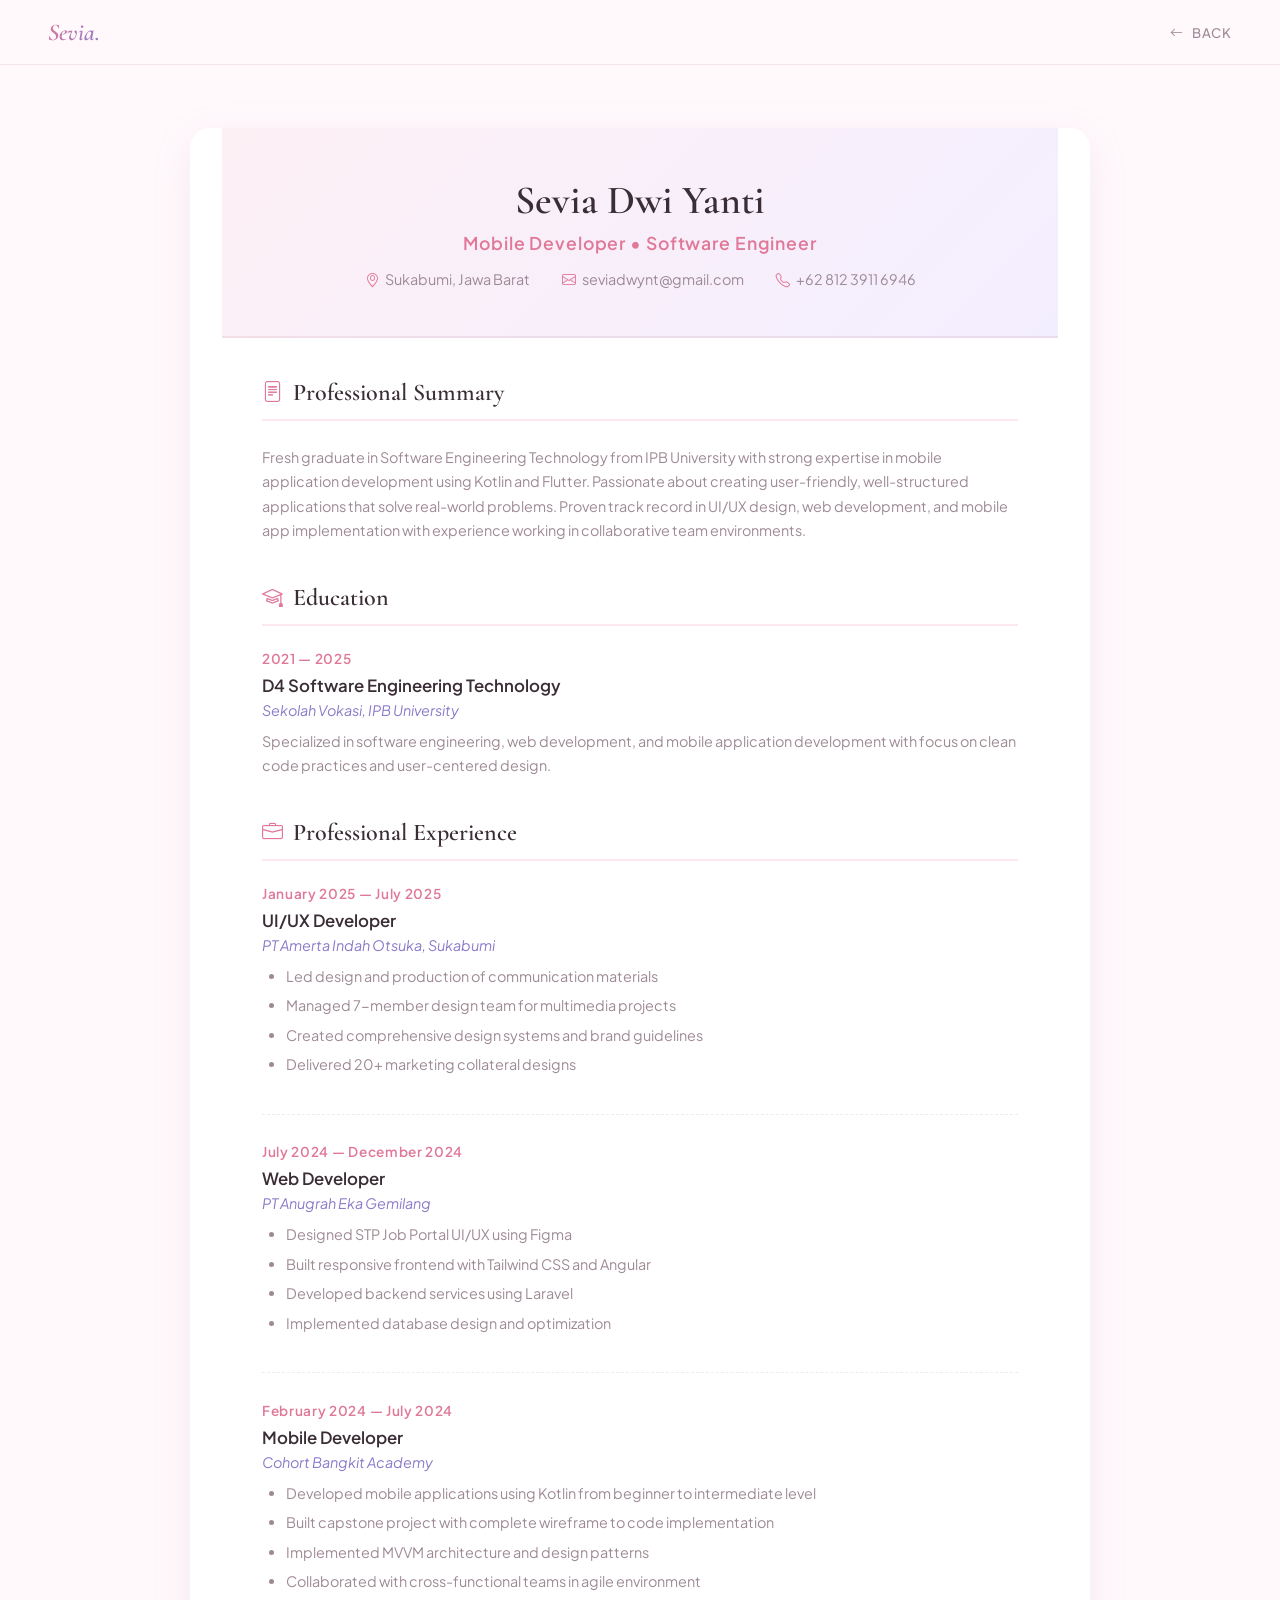
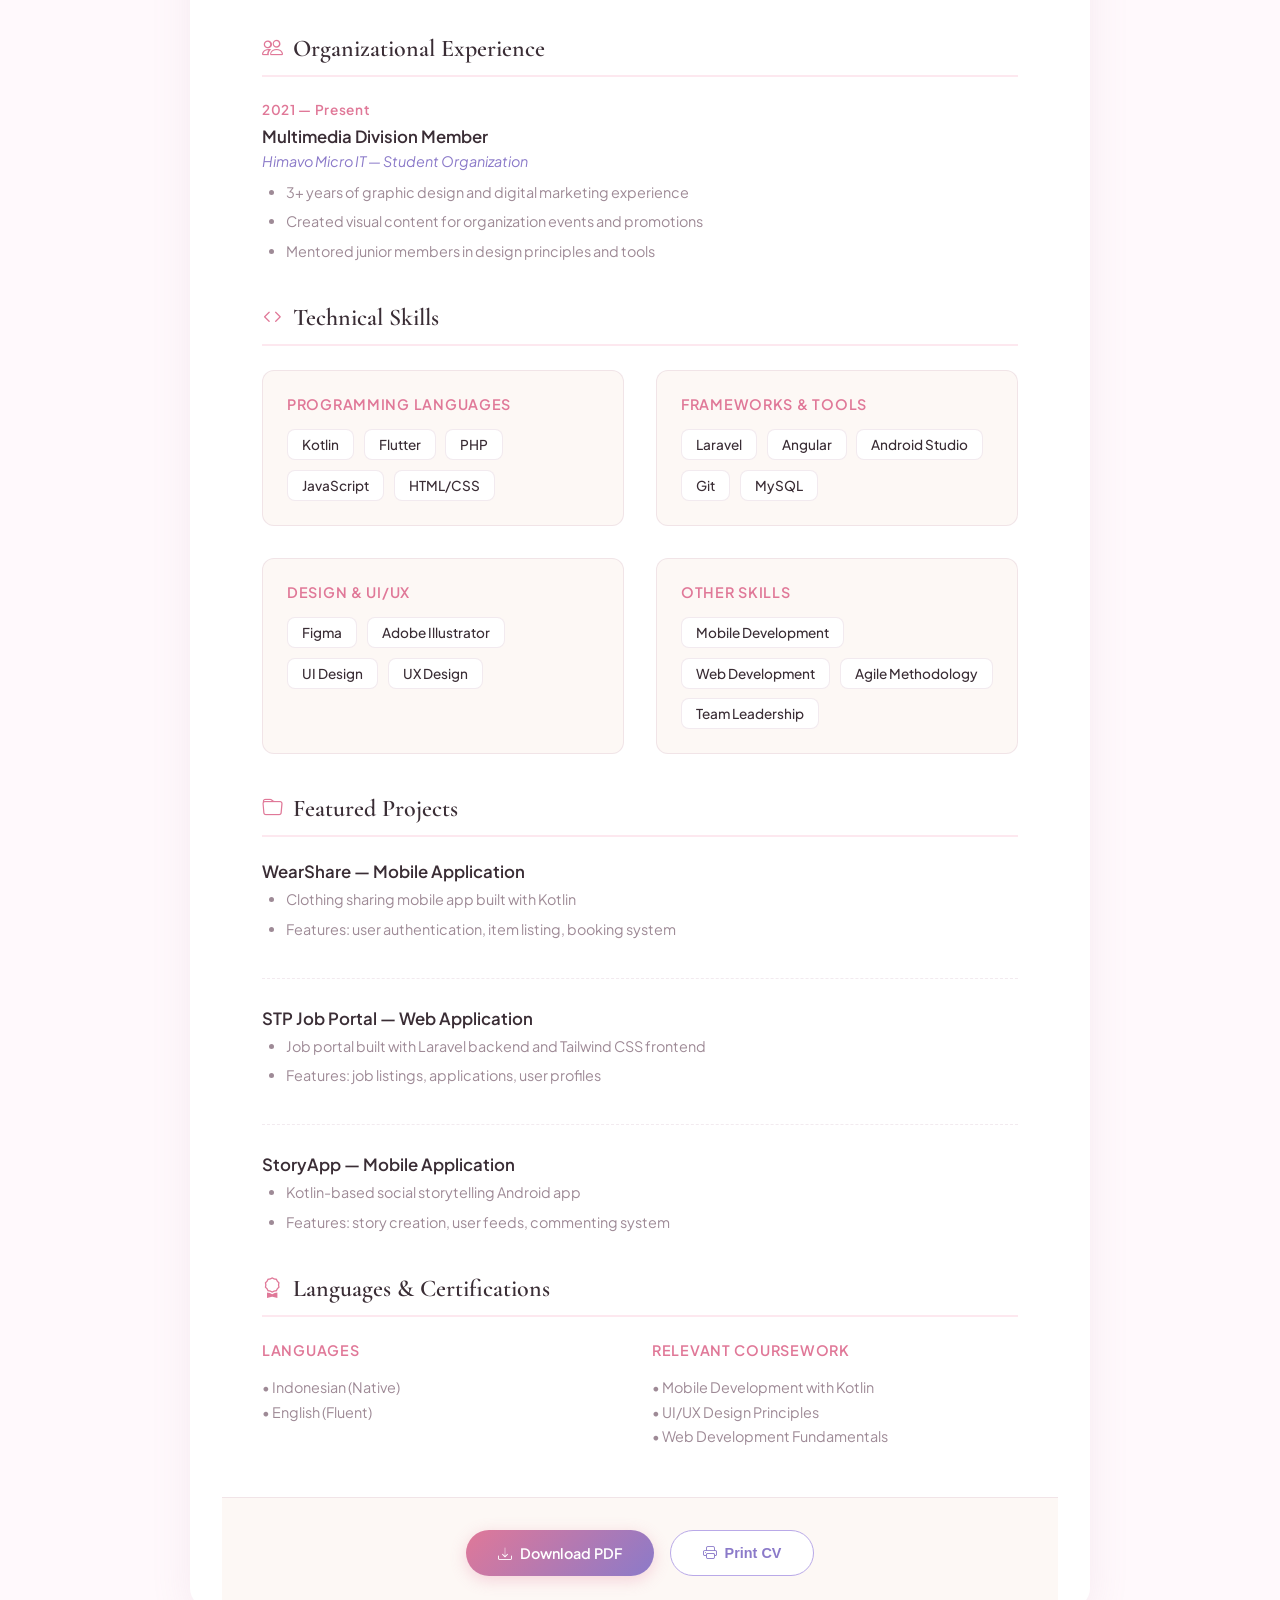
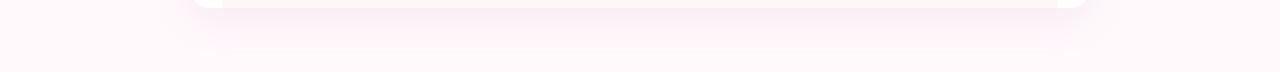
<file: cv.html>
<!DOCTYPE html>
<html lang="en">
<head>
<meta charset="utf-8"/>
<meta name="viewport" content="width=device-width, initial-scale=1.0"/>
<title>Sevia Dwi Yanti — Curriculum Vitae</title>
<link href="https://fonts.googleapis.com/css2?family=Cormorant+Garamond:ital,wght@0,300;0,400;0,500;0,600;1,300;1,400&family=Plus+Jakarta+Sans:wght@300;400;500;600&display=swap" rel="stylesheet"/>
<link href="https://cdn.jsdelivr.net/npm/bootstrap-icons@1.11.3/font/bootstrap-icons.min.css" rel="stylesheet"/>
<style>
*{margin:0;padding:0;box-sizing:border-box}
:root{
  --cream:#fdf8f5;
  --bg:#fff9fc;
  --pink-light:#fde8ef;
  --pink:#f4a7c0;
  --pink-deep:#e07898;
  --lilac-light:#ede8f9;
  --lilac:#b9a9e8;
  --lilac-deep:#8b7ac9;
  --text:#3a2d35;
  --muted:#9e8a96;
  --border:rgba(180,140,165,0.18);
}
html{scroll-behavior:smooth}
body{font-family:'Plus Jakarta Sans',sans-serif;background:var(--bg);color:var(--text);overflow-x:hidden}
::-webkit-scrollbar{width:4px}
::-webkit-scrollbar-track{background:var(--bg)}
::-webkit-scrollbar-thumb{background:linear-gradient(var(--pink),var(--lilac));border-radius:4px}

/* NAV */
nav{position:fixed;top:0;left:0;right:0;z-index:100;padding:1.1rem 3rem;display:flex;align-items:center;justify-content:space-between;background:rgba(255,249,252,0.88);backdrop-filter:blur(16px);border-bottom:1px solid var(--border)}
.logo{font-family:'Cormorant Garamond',serif;font-size:1.5rem;font-style:italic;background:linear-gradient(135deg,var(--pink-deep),var(--lilac-deep));-webkit-background-clip:text;-webkit-text-fill-color:transparent;background-clip:text;font-weight:600}
.nav-links{display:flex;gap:2rem;list-style:none;align-items:center}
.nav-links a{color:var(--muted);text-decoration:none;font-size:0.82rem;letter-spacing:0.06em;text-transform:uppercase;transition:color 0.2s;font-weight:500}
.nav-links a:hover{color:var(--pink-deep)}
.nav-back{color:var(--muted);text-decoration:none;font-size:0.82rem;letter-spacing:0.06em;text-transform:uppercase;font-weight:500;display:flex;align-items:center;gap:8px;transition:color 0.2s}
.nav-back:hover{color:var(--pink-deep)}

/* CV CONTAINER */
.cv-container{max-width:900px;margin:8rem auto 4rem;padding:0 2rem;background:white;border-radius:20px;box-shadow:0 10px 40px rgba(180,120,160,0.12);overflow:hidden}
.cv-header{background:linear-gradient(135deg,#fdf0f5 0%,#f3eeff 100%);padding:3rem 2.5rem;text-align:center;border-bottom:2px solid var(--border)}
.cv-name{font-family:'Cormorant Garamond',serif;font-size:2.5rem;font-weight:600;color:var(--text);margin-bottom:0.5rem}
.cv-title{color:var(--pink-deep);font-size:1.1rem;font-weight:600;letter-spacing:0.05em;margin-bottom:1rem}
.cv-contact-info{display:flex;justify-content:center;gap:2rem;flex-wrap:wrap;font-size:0.9rem;color:var(--muted)}
.cv-contact-info span{display:flex;align-items:center;gap:6px}
.cv-contact-info i{color:var(--pink-deep)}

.cv-body{padding:2.5rem}

.cv-section{margin-bottom:2.5rem}
.cv-section:last-child{margin-bottom:0}
.cv-section-title{font-family:'Cormorant Garamond',serif;font-size:1.5rem;font-weight:600;color:var(--text);margin-bottom:1.5rem;padding-bottom:0.75rem;border-bottom:2px solid var(--pink-light);display:flex;align-items:center;gap:10px}
.cv-section-title i{color:var(--pink-deep);font-size:1.3rem}

.cv-entry{margin-bottom:1.8rem;padding-bottom:1.8rem;border-bottom:1px dashed var(--border)}
.cv-entry:last-child{border-bottom:none;margin-bottom:0;padding-bottom:0}
.cv-date{font-size:0.85rem;color:var(--pink-deep);font-weight:600;letter-spacing:0.05em;margin-bottom:8px}
.cv-role{font-size:1.05rem;font-weight:600;color:var(--text);margin-bottom:5px}
.cv-place{font-size:0.9rem;color:var(--lilac-deep);font-style:italic;margin-bottom:10px}
.cv-desc{color:var(--muted);font-size:0.9rem;line-height:1.7;margin-bottom:8px}
.cv-desc li{margin-left:1.5rem;margin-bottom:5px}

.cv-skills{display:grid;grid-template-columns:1fr 1fr;gap:2rem}
.cv-skill-group{padding:1.5rem;background:var(--cream);border-radius:12px;border:1px solid var(--border)}
.cv-skill-group-title{font-weight:600;color:var(--pink-deep);margin-bottom:1rem;font-size:0.9rem;text-transform:uppercase;letter-spacing:0.05em}
.cv-skill-list{display:flex;flex-wrap:wrap;gap:0.6rem}
.cv-skill-tag{background:white;color:var(--text);font-size:0.85rem;padding:6px 14px;border-radius:8px;border:1px solid var(--border);font-weight:500}

.cv-actions{display:flex;gap:1rem;justify-content:center;padding:2rem 2.5rem;background:var(--cream);border-top:1px solid var(--border);flex-wrap:wrap}
.btn-download-pdf{padding:0.9rem 2rem;background:linear-gradient(135deg,var(--pink-deep),var(--lilac-deep));color:white;border-radius:100px;text-decoration:none;font-weight:600;font-size:0.9rem;border:none;cursor:pointer;transition:all 0.25s;display:inline-flex;align-items:center;gap:8px;box-shadow:0 4px 16px rgba(224,120,152,0.3)}
.btn-download-pdf:hover{transform:translateY(-2px);box-shadow:0 8px 24px rgba(224,120,152,0.4)}
.btn-print{padding:0.9rem 2rem;background:white;color:var(--lilac-deep);border-radius:100px;text-decoration:none;font-weight:600;font-size:0.9rem;border:1.5px solid var(--lilac);transition:all 0.25s;display:inline-flex;align-items:center;gap:8px;cursor:pointer}
.btn-print:hover{background:var(--lilac-light);border-color:var(--lilac-deep);transform:translateY(-2px)}

@media print{
  nav, .cv-actions{display:none}
  .cv-container{max-width:100%;margin:0;box-shadow:none;border-radius:0}
  body{background:white}
}

@media(max-width:768px){
  nav{padding:1rem 1.5rem}
  .cv-container{margin-top:6rem;border-radius:12px}
  .cv-header{padding:2rem 1.5rem}
  .cv-body{padding:1.5rem}
  .cv-name{font-size:1.8rem}
  .cv-contact-info{gap:1rem;font-size:0.85rem}
  .cv-skills{grid-template-columns:1fr}
  .cv-actions{padding:1.5rem;gap:0.75rem}
  .btn-download-pdf, .btn-print{padding:0.8rem 1.5rem;font-size:0.85rem}
}
</style>
</head>
<body>

<nav>
  <div class="logo">Sevia.</div>
  <ul class="nav-links">
    <li><a href="index.html#hero" class="nav-back"><i class="bi bi-arrow-left"></i> Back</a></li>
  </ul>
</nav>

<div class="cv-container">
  <div class="cv-header">
    <div class="cv-name">Sevia Dwi Yanti</div>
    <div class="cv-title">Mobile Developer • Software Engineer</div>
    <div class="cv-contact-info">
      <span><i class="bi bi-geo-alt"></i> Sukabumi, Jawa Barat</span>
      <span><i class="bi bi-envelope"></i> seviadwynt@gmail.com</span>
      <span><i class="bi bi-telephone"></i> +62 812 3911 6946</span>
    </div>
  </div>

  <div class="cv-body">
    <!-- PROFESSIONAL SUMMARY -->
    <div class="cv-section">
      <div class="cv-section-title"><i class="bi bi-file-text"></i> Professional Summary</div>
      <p class="cv-desc">Fresh graduate in Software Engineering Technology from IPB University with strong expertise in mobile application development using Kotlin and Flutter. Passionate about creating user-friendly, well-structured applications that solve real-world problems. Proven track record in UI/UX design, web development, and mobile app implementation with experience working in collaborative team environments.</p>
    </div>

    <!-- EDUCATION -->
    <div class="cv-section">
      <div class="cv-section-title"><i class="bi bi-mortarboard"></i> Education</div>
      <div class="cv-entry">
        <div class="cv-date">2021 — 2025</div>
        <div class="cv-role">D4 Software Engineering Technology</div>
        <div class="cv-place">Sekolah Vokasi, IPB University</div>
        <div class="cv-desc">Specialized in software engineering, web development, and mobile application development with focus on clean code practices and user-centered design.</div>
      </div>
    </div>

    <!-- EXPERIENCE -->
    <div class="cv-section">
      <div class="cv-section-title"><i class="bi bi-briefcase"></i> Professional Experience</div>
      
      <div class="cv-entry">
        <div class="cv-date">January 2025 — July 2025</div>
        <div class="cv-role">UI/UX Developer</div>
        <div class="cv-place">PT Amerta Indah Otsuka, Sukabumi</div>
        <ul class="cv-desc">
          <li>Led design and production of communication materials</li>
          <li>Managed 7-member design team for multimedia projects</li>
          <li>Created comprehensive design systems and brand guidelines</li>
          <li>Delivered 20+ marketing collateral designs</li>
        </ul>
      </div>

      <div class="cv-entry">
        <div class="cv-date">July 2024 — December 2024</div>
        <div class="cv-role">Web Developer</div>
        <div class="cv-place">PT Anugrah Eka Gemilang</div>
        <ul class="cv-desc">
          <li>Designed STP Job Portal UI/UX using Figma</li>
          <li>Built responsive frontend with Tailwind CSS and Angular</li>
          <li>Developed backend services using Laravel</li>
          <li>Implemented database design and optimization</li>
        </ul>
      </div>

      <div class="cv-entry">
        <div class="cv-date">February 2024 — July 2024</div>
        <div class="cv-role">Mobile Developer</div>
        <div class="cv-place">Cohort Bangkit Academy</div>
        <ul class="cv-desc">
          <li>Developed mobile applications using Kotlin from beginner to intermediate level</li>
          <li>Built capstone project with complete wireframe to code implementation</li>
          <li>Implemented MVVM architecture and design patterns</li>
          <li>Collaborated with cross-functional teams in agile environment</li>
        </ul>
      </div>
    </div>

    <!-- ORGANIZATIONAL EXPERIENCE -->
    <div class="cv-section">
      <div class="cv-section-title"><i class="bi bi-people"></i> Organizational Experience</div>
      <div class="cv-entry">
        <div class="cv-date">2021 — Present</div>
        <div class="cv-role">Multimedia Division Member</div>
        <div class="cv-place">Himavo Micro IT — Student Organization</div>
        <ul class="cv-desc">
          <li>3+ years of graphic design and digital marketing experience</li>
          <li>Created visual content for organization events and promotions</li>
          <li>Mentored junior members in design principles and tools</li>
        </ul>
      </div>
    </div>

    <!-- TECHNICAL SKILLS -->
    <div class="cv-section">
      <div class="cv-section-title"><i class="bi bi-code"></i> Technical Skills</div>
      <div class="cv-skills">
        <div class="cv-skill-group">
          <div class="cv-skill-group-title">Programming Languages</div>
          <div class="cv-skill-list">
            <span class="cv-skill-tag">Kotlin</span>
            <span class="cv-skill-tag">Flutter</span>
            <span class="cv-skill-tag">PHP</span>
            <span class="cv-skill-tag">JavaScript</span>
            <span class="cv-skill-tag">HTML/CSS</span>
          </div>
        </div>
        <div class="cv-skill-group">
          <div class="cv-skill-group-title">Frameworks & Tools</div>
          <div class="cv-skill-list">
            <span class="cv-skill-tag">Laravel</span>
            <span class="cv-skill-tag">Angular</span>
            <span class="cv-skill-tag">Android Studio</span>
            <span class="cv-skill-tag">Git</span>
            <span class="cv-skill-tag">MySQL</span>
          </div>
        </div>
        <div class="cv-skill-group">
          <div class="cv-skill-group-title">Design & UI/UX</div>
          <div class="cv-skill-list">
            <span class="cv-skill-tag">Figma</span>
            <span class="cv-skill-tag">Adobe Illustrator</span>
            <span class="cv-skill-tag">UI Design</span>
            <span class="cv-skill-tag">UX Design</span>
          </div>
        </div>
        <div class="cv-skill-group">
          <div class="cv-skill-group-title">Other Skills</div>
          <div class="cv-skill-list">
            <span class="cv-skill-tag">Mobile Development</span>
            <span class="cv-skill-tag">Web Development</span>
            <span class="cv-skill-tag">Agile Methodology</span>
            <span class="cv-skill-tag">Team Leadership</span>
          </div>
        </div>
      </div>
    </div>

    <!-- PROJECTS -->
    <div class="cv-section">
      <div class="cv-section-title"><i class="bi bi-folder"></i> Featured Projects</div>
      
      <div class="cv-entry">
        <div class="cv-role">WearShare — Mobile Application</div>
        <ul class="cv-desc">
          <li>Clothing sharing mobile app built with Kotlin</li>
          <li>Features: user authentication, item listing, booking system</li>
        </ul>
      </div>

      <div class="cv-entry">
        <div class="cv-role">STP Job Portal — Web Application</div>
        <ul class="cv-desc">
          <li>Job portal built with Laravel backend and Tailwind CSS frontend</li>
          <li>Features: job listings, applications, user profiles</li>
        </ul>
      </div>

      <div class="cv-entry">
        <div class="cv-role">StoryApp — Mobile Application</div>
        <ul class="cv-desc">
          <li>Kotlin-based social storytelling Android app</li>
          <li>Features: story creation, user feeds, commenting system</li>
        </ul>
      </div>
    </div>

    <!-- LANGUAGES & CERTIFICATIONS -->
    <div class="cv-section">
      <div class="cv-section-title"><i class="bi bi-award"></i> Languages & Certifications</div>
      <div style="display:grid;grid-template-columns:1fr 1fr;gap:1.5rem">
        <div>
          <div class="cv-skill-group-title">Languages</div>
          <div class="cv-desc">
            • Indonesian (Native)<br>
            • English (Fluent)
          </div>
        </div>
        <div>
          <div class="cv-skill-group-title">Relevant Coursework</div>
          <div class="cv-desc">
            • Mobile Development with Kotlin<br>
            • UI/UX Design Principles<br>
            • Web Development Fundamentals
          </div>
        </div>
      </div>
    </div>
  </div>

  <div class="cv-actions">
    <a href="assets/img/cv/CV-Sevia-Dwi-Yanti.pdf" download="CV_Sevia_Dwi_Yanti.pdf" class="btn-download-pdf">
      <i class="bi bi-download"></i> Download PDF
    </a>
    <button class="btn-print" onclick="window.print()">
      <i class="bi bi-printer"></i> Print CV
    </button>
  </div>
</div>

</body>
</html>
</file>
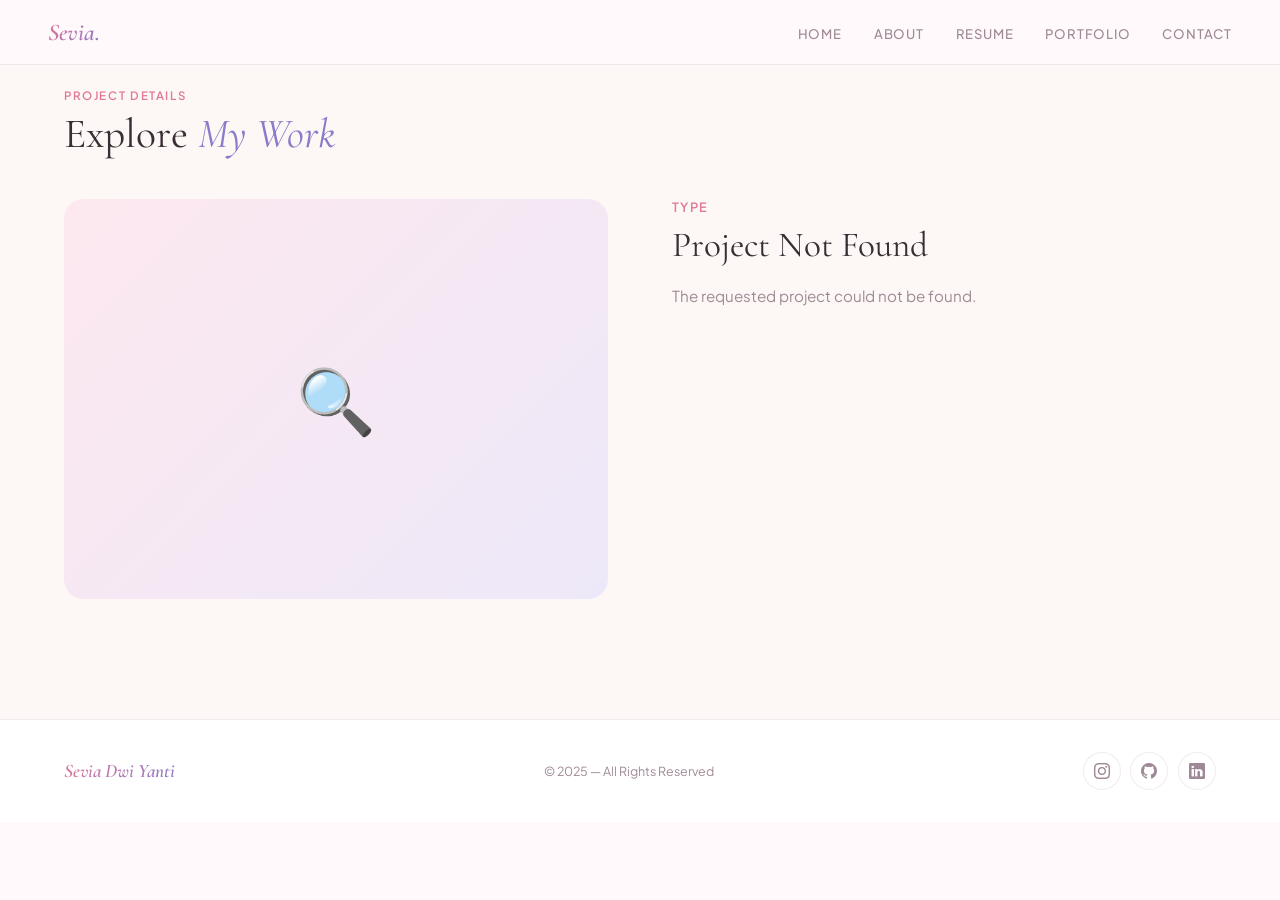
<file: portfolio-details.html>
<!DOCTYPE html>
<html lang="en">
<head>
<meta charset="utf-8"/>
<meta name="viewport" content="width=device-width, initial-scale=1.0"/>
<title>Project Details — Sevia Dwi Yanti</title>
<link href="https://fonts.googleapis.com/css2?family=Cormorant+Garamond:ital,wght@0,300;0,400;0,500;0,600;1,300;1,400&family=Plus+Jakarta+Sans:wght@300;400;500;600&display=swap" rel="stylesheet"/>
<link href="https://cdn.jsdelivr.net/npm/bootstrap-icons@1.11.3/font/bootstrap-icons.min.css" rel="stylesheet"/>
<style>
*{margin:0;padding:0;box-sizing:border-box}
:root{
  --cream:#fdf8f5;
  --bg:#fff9fc;
  --pink-light:#fde8ef;
  --pink:#f4a7c0;
  --pink-deep:#e07898;
  --lilac-light:#ede8f9;
  --lilac:#b9a9e8;
  --lilac-deep:#8b7ac9;
  --text:#3a2d35;
  --muted:#9e8a96;
  --border:rgba(180,140,165,0.18);
  --card:rgba(253,232,239,0.35);
}
html{scroll-behavior:smooth}
body{font-family:'Plus Jakarta Sans',sans-serif;background:var(--bg);color:var(--text);overflow-x:hidden}
::-webkit-scrollbar{width:4px}
::-webkit-scrollbar-track{background:var(--bg)}
::-webkit-scrollbar-thumb{background:linear-gradient(var(--pink),var(--lilac));border-radius:4px}

/* NAV */
nav{position:fixed;top:0;left:0;right:0;z-index:100;padding:1.1rem 3rem;display:flex;align-items:center;justify-content:space-between;background:rgba(255,249,252,0.88);backdrop-filter:blur(16px);border-bottom:1px solid var(--border)}
.logo{font-family:'Cormorant Garamond',serif;font-size:1.5rem;font-style:italic;background:linear-gradient(135deg,var(--pink-deep),var(--lilac-deep));-webkit-background-clip:text;-webkit-text-fill-color:transparent;background-clip:text;font-weight:600}
.nav-links{display:flex;gap:2rem;list-style:none}
.nav-links a{color:var(--muted);text-decoration:none;font-size:0.82rem;letter-spacing:0.06em;text-transform:uppercase;transition:color 0.2s;font-weight:500}
.nav-links a:hover{color:var(--pink-deep)}

/* SECTIONS */
section{padding:5.5rem 4rem}
.sec-label{font-size:0.72rem;color:var(--pink-deep);letter-spacing:0.14em;text-transform:uppercase;font-weight:600;margin-bottom:0.5rem}
h2.sec-title{font-family:'Cormorant Garamond',serif;font-size:2.6rem;font-weight:400;color:var(--text);line-height:1.15;margin-bottom:2.5rem}
h2.sec-title em{font-style:italic;color:var(--lilac-deep)}

/* PROJECT DETAIL */
#project-detail{background:var(--cream)}
.project-wrap{display:grid;grid-template-columns:1fr 1fr;gap:4rem;align-items:start}
.project-left{position:sticky;top:6rem}
.project-thumb{
  height:400px;
  display:flex;
  align-items:center;
  justify-content:center;
  font-size:4rem;
  border-radius:20px;
  overflow:hidden;
  background:linear-gradient(135deg,var(--pink-light),var(--lilac-light));
}
.project-thumb img{
  width:100%;
  height:100%;
  object-fit:cover;
  display:block;
  border-radius:20px;
}
.project-right{}
.project-meta{margin-bottom:2rem}
.project-type{font-size:0.8rem;color:var(--pink-deep);text-transform:uppercase;letter-spacing:0.1em;font-weight:600;margin-bottom:0.5rem}
.project-title{font-family:'Cormorant Garamond',serif;font-size:2.2rem;font-weight:400;color:var(--text);margin-bottom:1rem}
.project-desc{color:var(--muted);line-height:1.8;font-size:0.95rem;margin-bottom:2rem}
.project-tech{display:flex;flex-wrap:wrap;gap:0.5rem;margin-bottom:2rem}
.tech-tag{background:var(--pink-light);color:var(--pink-deep);font-size:0.78rem;padding:5px 14px;border-radius:100px;font-weight:500;border:1px solid rgba(224,120,152,0.2)}
.tech-tag.lilac{background:var(--lilac-light);color:var(--lilac-deep);border-color:rgba(139,122,201,0.2)}
.project-links{display:flex;gap:1rem;margin-bottom:2rem;flex-wrap:wrap}

/* BUTTONS */
.btn-link{
  display:inline-flex;
  align-items:center;
  gap:0.45rem;
  padding:0.7rem 1.6rem;
  border-radius:100px;
  text-decoration:none;
  font-weight:600;
  font-size:0.88rem;
  border:none;
  cursor:pointer;
  transition:all 0.25s;
}
.btn-github{
  background:linear-gradient(135deg,var(--pink-deep),var(--lilac-deep));
  color:#fff;
  box-shadow:0 4px 20px rgba(224,120,152,0.3);
}
.btn-github:hover{transform:translateY(-2px);box-shadow:0 8px 28px rgba(224,120,152,0.4)}
.btn-figma{
  background:white;
  color:var(--lilac-deep);
  border:1.5px solid var(--lilac);
}
.btn-figma:hover{background:var(--lilac-light);border-color:var(--lilac-deep);transform:translateY(-2px)}
.btn-link i{font-size:1rem}

/* hidden utility */
.hidden{display:none!important}

.project-gallery{display:grid;grid-template-columns:repeat(auto-fill,minmax(200px,1fr));gap:1rem;margin-top:2rem}
.gallery-item{
  height:150px;
  border-radius:12px;
  overflow:hidden;
  background:linear-gradient(135deg,var(--lilac-light),var(--pink-light));
  display:flex;
  align-items:center;
  justify-content:center;
  font-size:2rem;
}
.gallery-item img{
  width:100%;
  height:100%;
  object-fit:cover;
  display:block;
}

/* FOOTER */
footer{background:white;padding:2rem 4rem;border-top:1px solid var(--border);display:flex;align-items:center;justify-content:space-between;flex-wrap:wrap;gap:1rem}
.f-logo{font-family:'Cormorant Garamond',serif;font-size:1.2rem;font-style:italic;background:linear-gradient(135deg,var(--pink-deep),var(--lilac-deep));-webkit-background-clip:text;-webkit-text-fill-color:transparent;background-clip:text;font-weight:600}
.f-copy{font-size:0.78rem;color:var(--muted)}
.f-socs{display:flex;gap:0.6rem}
.soc{width:38px;height:38px;border-radius:50%;border:1.5px solid var(--border);display:flex;align-items:center;justify-content:center;color:var(--muted);text-decoration:none;font-size:1rem;transition:all 0.2s;background:white}
.soc:hover{border-color:var(--pink);color:var(--pink-deep)}

@media(max-width:800px){
  section{padding:4rem 1.5rem}
  .project-wrap{grid-template-columns:1fr}
  .project-left{position:static}
  footer{flex-direction:column;text-align:center}
  nav{padding:1rem 1.5rem}
  .nav-links{gap:1rem}
}
</style>
</head>
<body>

<nav>
  <div class="logo">Sevia.</div>
  <ul class="nav-links">
    <li><a href="index.html#hero">Home</a></li>
    <li><a href="index.html#about">About</a></li>
    <li><a href="index.html#resume">Resume</a></li>
    <li><a href="index.html#portfolio">Portfolio</a></li>
    <li><a href="index.html#contact">Contact</a></li>
  </ul>
</nav>

<!-- ===== PROJECT DETAIL ===== -->
<section id="project-detail">
  <div class="sec-label">Project Details</div>
  <h2 class="sec-title">Explore <em>My Work</em></h2>
  <div class="project-wrap">
    <div class="project-left">
      <div class="project-thumb" id="projectThumb">📁</div>
      <div class="project-gallery" id="projectGallery"></div>
    </div>
    <div class="project-right">
      <div class="project-meta">
        <div class="project-type" id="projectType">Type</div>
        <div class="project-title" id="projectTitle">Project Title</div>
        <div class="project-desc" id="projectDesc">Description here...</div>
        <div class="project-tech" id="projectTech"></div>
        <!-- Link buttons rendered dynamically -->
        <div class="project-links" id="projectLinks"></div>
      </div>
    </div>
  </div>
</section>

<!-- ===== FOOTER ===== -->
<footer>
  <div class="f-logo">Sevia Dwi Yanti</div>
  <div class="f-copy">© 2025 — All Rights Reserved</div>
  <div class="f-socs">
    <a href="https://www.instagram.com/sevia.dwynt_/" class="soc" target="_blank"><i class="bi bi-instagram"></i></a>
    <a href="https://github.com/seviadwiyanti" class="soc" target="_blank"><i class="bi bi-github"></i></a>
    <a href="https://www.linkedin.com/in/sevia-dwi-yanti-b09a261b1/" class="soc" target="_blank"><i class="bi bi-linkedin"></i></a>
  </div>
</footer>

<script>
// =====================================================================
// DATA PROJECTS
// Isi field:
//   repo  → link GitHub project (isi '#' kalau belum ada / kosongkan)
//   figma → link Figma (isi null atau hapus field-nya kalau tidak ada)
// =====================================================================
const projects = {
  'gymapp': {
    title: 'GymApp',
    type: 'Mobile App',
    desc: 'GymApp is a mobile application for fitness tracking and workout planning, built with Kotlin. It allows users to create custom workout routines, track their progress, and connect with other fitness enthusiasts. Features include user authentication, exercise database, progress analytics, and social sharing.',
    tech: ['Kotlin', 'Android Studio', 'Firebase', 'Room DB'],
    image: 'assets/img/portfolio/GymAppBaru.jpg',
    thumb: '💪',
    gallery: [],
    repo: 'https://github.com/MohFahmi27/gym_tracking',   
    figma: null,                                         
  },
  'maritim-muda-connect': {
    title: 'Maritim Muda Connect',
    type: 'Mobile App',
    desc: 'Maritim Muda Connect is a mobile application developed during internship at Maritim Muda Nusantara, Jakarta. The app connects young maritime professionals, provides industry news, event updates, and networking features to support the growth of Indonesia\'s maritime sector.',
    tech: ['Kotlin', 'Android Studio', 'Firebase', 'REST API'],
    image: 'assets/img/portfolio/MaritimMudaConnect.png',
    thumb: '⚓',
    gallery: [],
    repo: 'https://github.com/Maritim-Muda-Connect/MaritimMudaConnect',
    figma: null,
  },
  'wearshare': {
    title: 'WearShare',
    type: 'Mobile App',
    desc: 'WearShare is a mobile application for clothing sharing, built with Kotlin. It allows users to rent out their unused clothes and accessories, promoting sustainable fashion and reducing waste. Features include user authentication, item listing, booking system, and payment integration.',
    tech: ['Kotlin', 'Android Studio', 'Firebase', 'Room DB'],
    image: 'assets/img/portfolio/wearshare.png',
    thumb: '👗',
    gallery: [],
    figma: null,
  },
  'stp-job-portal': {
    title: 'STP Job Portal',
    type: 'Web Application',
    desc: 'A comprehensive job portal designed for STP (Specialized Training Program) participants. Built with Laravel backend and Tailwind CSS for frontend. Features job listings, application tracking, user profiles, and admin dashboard for managing postings.',
    tech: ['Laravel', 'Tailwind CSS', 'MySQL', 'PHP'],
    image: 'assets/img/portfolio/porto16.png',
    thumb: '💼',
    gallery: [],
    repo: 'https://github.com/seviadwiyanti/project_jobportal',
    figma: null,
  },
  'talasgo': {
    title: 'TalasGo',
    type: 'Web Application',
    desc: 'TalasGo is a marketplace web app focused on taro-based products from local farmers. Built to connect farmers directly with consumers, featuring product listings, ordering system, and delivery tracking.',
    tech: ['HTML', 'CSS', 'JavaScript', 'PHP', 'MySQL'],
    image: 'assets/img/portfolio/talasGo.png',
    thumb: '🌿',
    gallery: [],
    repo: 'https://github.com/seviadwiyanti/projectwebsiteTalasGO.git',
    figma: null,
  },
  'enmix': {
    title: 'Enmix',
    type: 'Web Platform',
    desc: 'Environmental management platform for tracking and reporting environmental data. Includes features for data visualization, reporting tools, and user management for environmental monitoring organizations.',
    tech: ['Laravel', 'Bootstrap', 'MySQL', 'Chart.js'],
    image: 'assets/img/portfolio/Enmix.png',
    thumb: '♻️',
    gallery: [],
    figma: null,
  },
  'storyapp': {
    title: 'StoryApp',
    type: 'Mobile App',
    desc: 'A social storytelling Android app built with Kotlin. Users can share their stories with photos, follow other users, and engage with content through likes and comments. Includes location-based features and offline capabilities.',
    tech: ['Kotlin', 'Android Studio', 'Retrofit', 'Room DB'],
    image: 'assets/img/portfolio/StoryApp.png',
    thumb: '📖',
    gallery: [],
    repo: 'https://github.com/seviadwiyanti/StoryApp',
    figma: null,
  },
  'banjar-explorer': {
    title: 'Banjar Explorer',
    type: 'UI/UX Design',
    desc: 'Tourism UI/UX design for the Banjar region. Created wireframes and prototypes for a mobile app that helps tourists discover local attractions, book tours, and navigate the area with interactive maps.',
    tech: ['Figma', 'Adobe XD', 'Prototyping'],
    image: 'assets/img/portfolio/banjarexplorer.png',
    thumb: '🗺️',
    gallery: [],
    repo: null,                                                        // ← tidak ada GitHub
    figma: 'https://www.figma.com/file/xxxxx/Banjar-Explorer',        // ← ganti link Figma-mu
  },
  'e-voting': {
    title: 'E-Voting',
    type: 'UI/UX Design',
    desc: 'Digital voting interface design for secure online elections. Focused on accessibility, security features, and user-friendly design to ensure high voter turnout and trust in the electoral process.',
    tech: ['Figma', 'Usability Testing', 'Wireframing'],
    image: 'assets/img/portfolio/e-voting.png',
    thumb: '🗳️',
    gallery: [],
    repo: null,
    figma: 'https://www.figma.com/proto/Y4hB00GFryoMkuXAbVxjmz/Tugas-SIP-Prak-7?node-id=2-112&starting-point-node-id=2%3A61&t=QCnXjB2bvkr0O2I9-1',               // ← ganti link Figma-mu
  },
};

// =====================================================================
// RENDER
// =====================================================================
const urlParams = new URLSearchParams(window.location.search);
const projectKey = urlParams.get('project');

if (projects[projectKey]) {
  const project = projects[projectKey];

  document.title = project.title + ' — Sevia Dwi Yanti';
  document.getElementById('projectType').textContent = project.type;
  document.getElementById('projectTitle').textContent = project.title;
  document.getElementById('projectDesc').textContent = project.desc;

  // Gambar utama
  const thumbEl = document.getElementById('projectThumb');
  if (project.image) {
    const img = document.createElement('img');
    img.src = project.image;
    img.alt = project.title;
    img.onerror = function() {
      thumbEl.innerHTML = '';
      thumbEl.textContent = project.thumb || '📁';
    };
    thumbEl.innerHTML = '';
    thumbEl.appendChild(img);
  } else {
    thumbEl.textContent = project.thumb || '📁';
  }

  // Tech tags
  const techContainer = document.getElementById('projectTech');
  project.tech.forEach(tech => {
    const tag = document.createElement('span');
    tag.className = 'tech-tag';
    tag.textContent = tech;
    techContainer.appendChild(tag);
  });

  // ── Tombol link (GitHub & Figma) ──────────────────────────────────
  const linksContainer = document.getElementById('projectLinks');

  // Tombol GitHub — hanya muncul kalau repo diisi (bukan null/'#')
  if (project.repo && project.repo !== '#') {
    const ghBtn = document.createElement('a');
    ghBtn.href = project.repo;
    ghBtn.target = '_blank';
    ghBtn.rel = 'noopener noreferrer';
    ghBtn.className = 'btn-link btn-github';
    ghBtn.innerHTML = '<i class="bi bi-github"></i> GitHub';
    linksContainer.appendChild(ghBtn);
  }

  // Tombol Figma — hanya muncul kalau figma diisi (bukan null)
  if (project.figma && project.figma !== '#') {
    const figmaBtn = document.createElement('a');
    figmaBtn.href = project.figma;
    figmaBtn.target = '_blank';
    figmaBtn.rel = 'noopener noreferrer';
    figmaBtn.className = 'btn-link btn-figma';
    // Figma logo SVG inline (ringan, tidak perlu icon library)
    figmaBtn.innerHTML = `
      <svg width="14" height="14" viewBox="0 0 38 57" fill="none" xmlns="http://www.w3.org/2000/svg" style="flex-shrink:0">
        <path d="M19 28.5a9.5 9.5 0 1 1 19 0 9.5 9.5 0 0 1-19 0z" fill="#8b7ac9"/>
        <path d="M0 47.5A9.5 9.5 0 0 1 9.5 38H19v9.5a9.5 9.5 0 0 1-19 0z" fill="#8b7ac9"/>
        <path d="M19 0v19h9.5a9.5 9.5 0 0 0 0-19H19z" fill="#8b7ac9"/>
        <path d="M0 9.5A9.5 9.5 0 0 0 9.5 19H19V0H9.5A9.5 9.5 0 0 0 0 9.5z" fill="#b9a9e8"/>
        <path d="M0 28.5A9.5 9.5 0 0 0 9.5 38H19V19H9.5A9.5 9.5 0 0 0 0 28.5z" fill="#a89dd8"/>
      </svg>
      Figma`;
    linksContainer.appendChild(figmaBtn);
  }

  // Gallery
  const galleryContainer = document.getElementById('projectGallery');
  if (project.gallery && project.gallery.length > 0) {
    project.gallery.forEach(src => {
      const galleryItem = document.createElement('div');
      galleryItem.className = 'gallery-item';

      if (src.startsWith('assets/') || src.startsWith('http') || src.startsWith('/')) {
        const img = document.createElement('img');
        img.src = src;
        img.alt = project.title;
        img.onerror = function() { galleryItem.textContent = project.thumb || '📁'; };
        galleryItem.appendChild(img);
      } else {
        galleryItem.textContent = src;
      }

      galleryContainer.appendChild(galleryItem);
    });
  }

} else {
  document.getElementById('projectTitle').textContent = 'Project Not Found';
  document.getElementById('projectDesc').textContent = 'The requested project could not be found.';
  document.getElementById('projectThumb').textContent = '🔍';
}
</script>

</body>
</html>
</file>
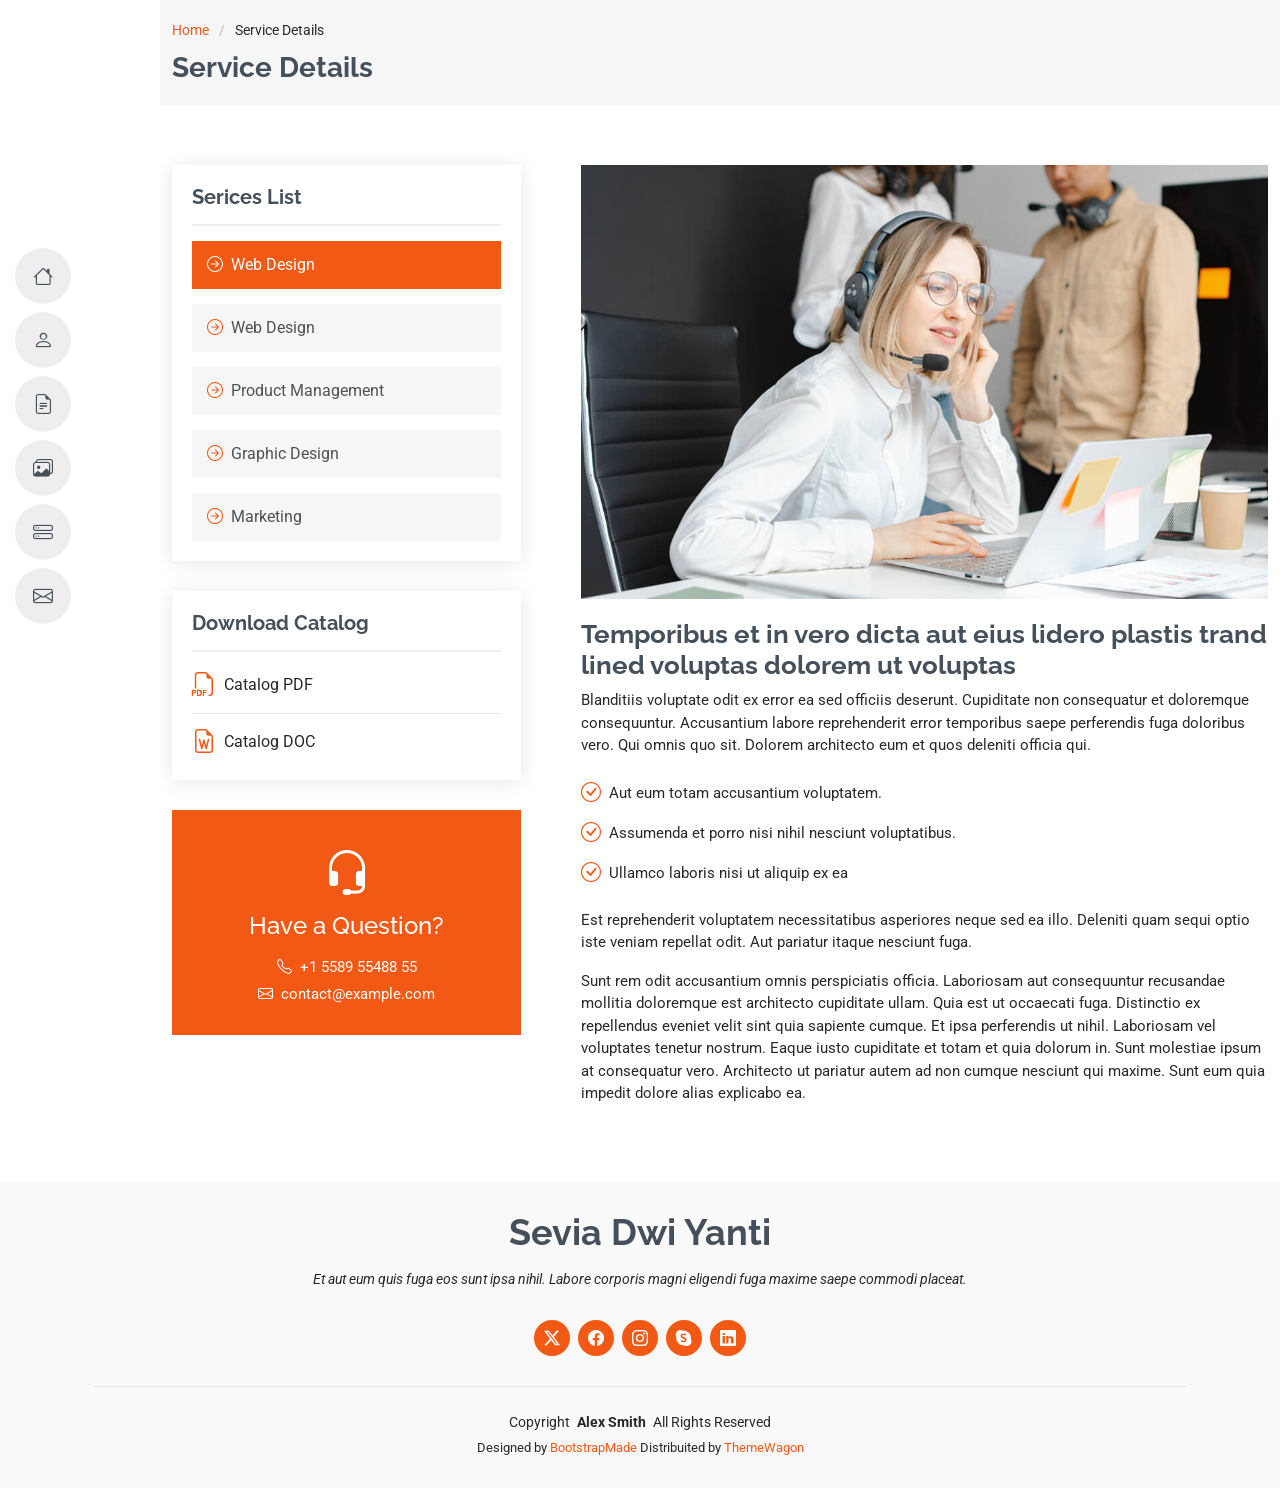
<file: service-details.html>
<!DOCTYPE html>
<html lang="en">

<head>
  <meta charset="utf-8">
  <meta content="width=device-width, initial-scale=1.0" name="viewport">
  <title>Service Details - MyResume Bootstrap Template</title>
  <meta content="" name="description">
  <meta content="" name="keywords">

  <!-- Favicons -->
  <link href="assets/img/favicon.png" rel="icon">
  <link href="assets/img/apple-touch-icon.png" rel="apple-touch-icon">

  <!-- Fonts -->
  <link href="https://fonts.googleapis.com" rel="preconnect">
  <link href="https://fonts.gstatic.com" rel="preconnect" crossorigin>
  <link href="https://fonts.googleapis.com/css2?family=Roboto:ital,wght@0,100;0,300;0,400;0,500;0,700;0,900;1,100;1,300;1,400;1,500;1,700;1,900&family=Poppins:ital,wght@0,100;0,200;0,300;0,400;0,500;0,600;0,700;0,800;0,900;1,100;1,200;1,300;1,400;1,500;1,600;1,700;1,800;1,900&family=Raleway:ital,wght@0,100;0,200;0,300;0,400;0,500;0,600;0,700;0,800;0,900;1,100;1,200;1,300;1,400;1,500;1,600;1,700;1,800;1,900&display=swap" rel="stylesheet">

  <!-- Vendor CSS Files -->
  <link href="assets/vendor/bootstrap/css/bootstrap.min.css" rel="stylesheet">
  <link href="assets/vendor/bootstrap-icons/bootstrap-icons.css" rel="stylesheet">
  <link href="assets/vendor/aos/aos.css" rel="stylesheet">
  <link href="assets/vendor/glightbox/css/glightbox.min.css" rel="stylesheet">
  <link href="assets/vendor/swiper/swiper-bundle.min.css" rel="stylesheet">

  <!-- Main CSS File -->
  <link href="assets/css/main.css" rel="stylesheet">

  <!-- =======================================================
  * Template Name: MyResume
  * Template URL: https://bootstrapmade.com/free-html-bootstrap-template-my-resume/
  * Updated: Jun 29 2024 with Bootstrap v5.3.3
  * Author: BootstrapMade.com
  * License: https://bootstrapmade.com/license/
  ======================================================== -->
</head>

<body class="service-details-page">

  <header id="header" class="header d-flex flex-column justify-content-center">

    <i class="header-toggle d-xl-none bi bi-list"></i>

    <nav id="navmenu" class="navmenu">
      <ul>
        <li><a href="#hero"><i class="bi bi-house navicon"></i><span>Home</span></a></li>
        <li><a href="#about"><i class="bi bi-person navicon"></i><span>About</span></a></li>
        <li><a href="#resume"><i class="bi bi-file-earmark-text navicon"></i><span>Resume</span></a></li>
        <li><a href="#portfolio"><i class="bi bi-images navicon"></i><span>Portfolio</span></a></li>
        <li><a href="#services"><i class="bi bi-hdd-stack navicon"></i><span>Services</span></a></li>
        <li><a href="#contact"><i class="bi bi-envelope navicon"></i><span>Contact</span></a></li>
      </ul>
    </nav>

  </header>

  <main class="main">

    <!-- Page Title -->
    <div class="page-title" data-aos="fade">
      <div class="container">
        <nav class="breadcrumbs">
          <ol>
            <li><a href="index.html">Home</a></li>
            <li class="current">Service Details</li>
          </ol>
        </nav>
        <h1>Service Details</h1>
      </div>
    </div><!-- End Page Title -->

    <!-- Service Details Section -->
    <section id="service-details" class="service-details section">

      <div class="container">

        <div class="row gy-5">

          <div class="col-lg-4" data-aos="fade-up" data-aos-delay="100">

            <div class="service-box">
              <h4>Serices List</h4>
              <div class="services-list">
                <a href="#" class="active"><i class="bi bi-arrow-right-circle"></i><span>Web Design</span></a>
                <a href="#"><i class="bi bi-arrow-right-circle"></i><span>Web Design</span></a>
                <a href="#"><i class="bi bi-arrow-right-circle"></i><span>Product Management</span></a>
                <a href="#"><i class="bi bi-arrow-right-circle"></i><span>Graphic Design</span></a>
                <a href="#"><i class="bi bi-arrow-right-circle"></i><span>Marketing</span></a>
              </div>
            </div><!-- End Services List -->

            <div class="service-box">
              <h4>Download Catalog</h4>
              <div class="download-catalog">
                <a href="#"><i class="bi bi-filetype-pdf"></i><span>Catalog PDF</span></a>
                <a href="#"><i class="bi bi-file-earmark-word"></i><span>Catalog DOC</span></a>
              </div>
            </div><!-- End Services List -->

            <div class="help-box d-flex flex-column justify-content-center align-items-center">
              <i class="bi bi-headset help-icon"></i>
              <h4>Have a Question?</h4>
              <p class="d-flex align-items-center mt-2 mb-0"><i class="bi bi-telephone me-2"></i> <span>+1 5589 55488 55</span></p>
              <p class="d-flex align-items-center mt-1 mb-0"><i class="bi bi-envelope me-2"></i> <a href="mailto:contact@example.com">contact@example.com</a></p>
            </div>

          </div>

          <div class="col-lg-8 ps-lg-5" data-aos="fade-up" data-aos-delay="200">
            <img src="assets/img/services.jpg" alt="" class="img-fluid services-img">
            <h3>Temporibus et in vero dicta aut eius lidero plastis trand lined voluptas dolorem ut voluptas</h3>
            <p>
              Blanditiis voluptate odit ex error ea sed officiis deserunt. Cupiditate non consequatur et doloremque consequuntur. Accusantium labore reprehenderit error temporibus saepe perferendis fuga doloribus vero. Qui omnis quo sit. Dolorem architecto eum et quos deleniti officia qui.
            </p>
            <ul>
              <li><i class="bi bi-check-circle"></i> <span>Aut eum totam accusantium voluptatem.</span></li>
              <li><i class="bi bi-check-circle"></i> <span>Assumenda et porro nisi nihil nesciunt voluptatibus.</span></li>
              <li><i class="bi bi-check-circle"></i> <span>Ullamco laboris nisi ut aliquip ex ea</span></li>
            </ul>
            <p>
              Est reprehenderit voluptatem necessitatibus asperiores neque sed ea illo. Deleniti quam sequi optio iste veniam repellat odit. Aut pariatur itaque nesciunt fuga.
            </p>
            <p>
              Sunt rem odit accusantium omnis perspiciatis officia. Laboriosam aut consequuntur recusandae mollitia doloremque est architecto cupiditate ullam. Quia est ut occaecati fuga. Distinctio ex repellendus eveniet velit sint quia sapiente cumque. Et ipsa perferendis ut nihil. Laboriosam vel voluptates tenetur nostrum. Eaque iusto cupiditate et totam et quia dolorum in. Sunt molestiae ipsum at consequatur vero. Architecto ut pariatur autem ad non cumque nesciunt qui maxime. Sunt eum quia impedit dolore alias explicabo ea.
            </p>
          </div>

        </div>

      </div>

    </section><!-- /Service Details Section -->

  </main>

  <footer id="footer" class="footer position-relative light-background">
    <div class="container">
      <h3 class="sitename">Sevia Dwi Yanti</h3>
      <p>Et aut eum quis fuga eos sunt ipsa nihil. Labore corporis magni eligendi fuga maxime saepe commodi placeat.</p>
      <div class="social-links d-flex justify-content-center">
        <a href=""><i class="bi bi-twitter-x"></i></a>
        <a href=""><i class="bi bi-facebook"></i></a>
        <a href=""><i class="bi bi-instagram"></i></a>
        <a href=""><i class="bi bi-skype"></i></a>
        <a href=""><i class="bi bi-linkedin"></i></a>
      </div>
      <div class="container">
        <div class="copyright">
          <span>Copyright</span> <strong class="px-1 sitename">Alex Smith</strong> <span>All Rights Reserved</span>
        </div>
        <div class="credits">
          <!-- All the links in the footer should remain intact. -->
          <!-- You can delete the links only if you've purchased the pro version. -->
          <!-- Licensing information: https://bootstrapmade.com/license/ -->
          <!-- Purchase the pro version with working PHP/AJAX contact form: [buy-url] -->
          Designed by <a href="https://bootstrapmade.com/">BootstrapMade</a> Distribuited by <a href="https://themewagon.com">ThemeWagon</a>
        </div>
      </div>
    </div>
  </footer>

  <!-- Scroll Top -->
  <a href="#" id="scroll-top" class="scroll-top d-flex align-items-center justify-content-center"><i class="bi bi-arrow-up-short"></i></a>

  <!-- Preloader -->
  <div id="preloader"></div>

  <!-- Vendor JS Files -->
  <script src="assets/vendor/bootstrap/js/bootstrap.bundle.min.js"></script>
  <script src="assets/vendor/php-email-form/validate.js"></script>
  <script src="assets/vendor/aos/aos.js"></script>
  <script src="assets/vendor/typed.js/typed.umd.js"></script>
  <script src="assets/vendor/purecounter/purecounter_vanilla.js"></script>
  <script src="assets/vendor/waypoints/noframework.waypoints.js"></script>
  <script src="assets/vendor/glightbox/js/glightbox.min.js"></script>
  <script src="assets/vendor/imagesloaded/imagesloaded.pkgd.min.js"></script>
  <script src="assets/vendor/isotope-layout/isotope.pkgd.min.js"></script>
  <script src="assets/vendor/swiper/swiper-bundle.min.js"></script>

  <!-- Main JS File -->
  <script src="assets/js/main.js"></script>

</body>

</html>
</file>
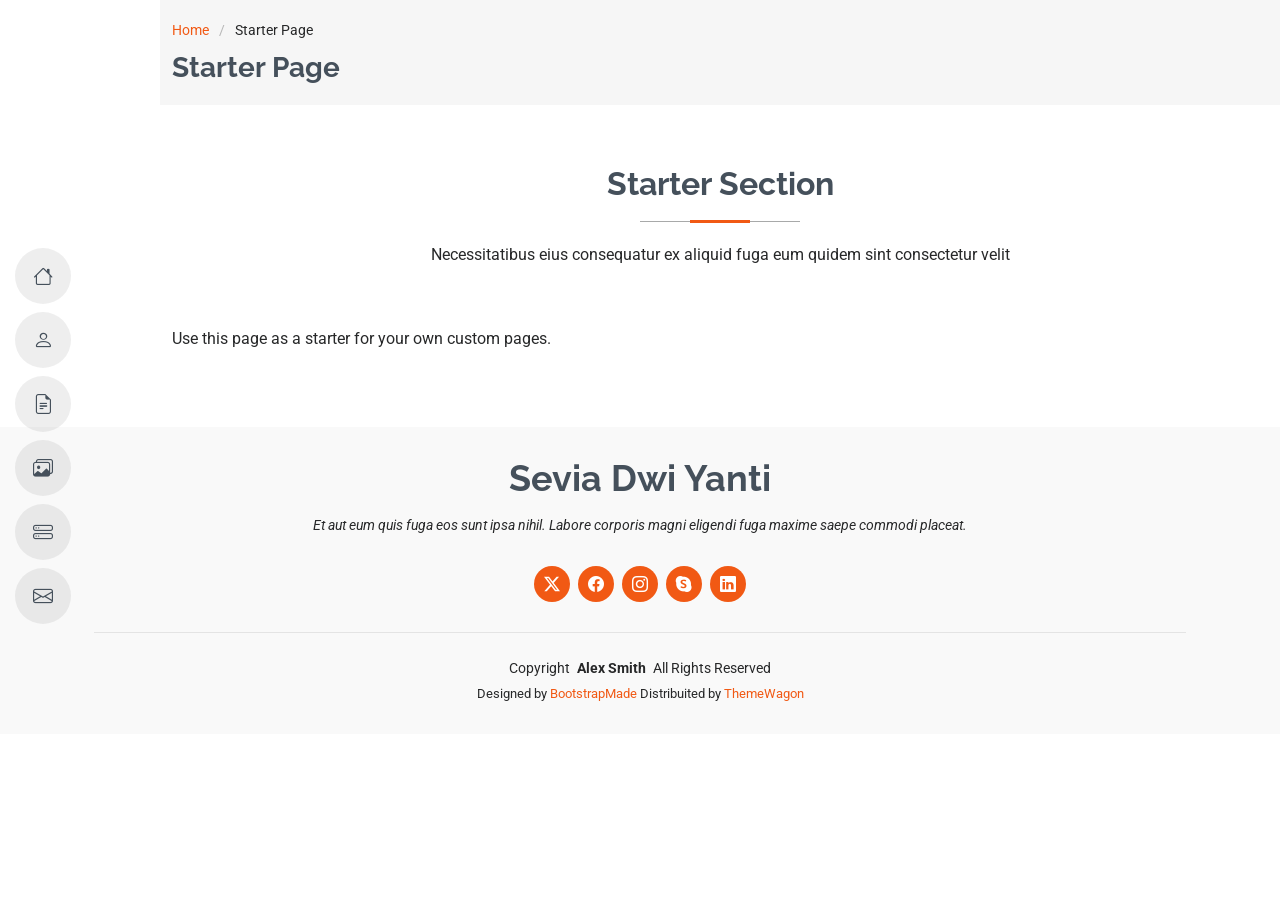
<file: starter-page.html>
<!DOCTYPE html>
<html lang="en">

<head>
  <meta charset="utf-8">
  <meta content="width=device-width, initial-scale=1.0" name="viewport">
  <title>Starter Page - MyResume Bootstrap Template</title>
  <meta content="" name="description">
  <meta content="" name="keywords">

  <!-- Favicons -->
  <link href="assets/img/favicon.png" rel="icon">
  <link href="assets/img/apple-touch-icon.png" rel="apple-touch-icon">

  <!-- Fonts -->
  <link href="https://fonts.googleapis.com" rel="preconnect">
  <link href="https://fonts.gstatic.com" rel="preconnect" crossorigin>
  <link href="https://fonts.googleapis.com/css2?family=Roboto:ital,wght@0,100;0,300;0,400;0,500;0,700;0,900;1,100;1,300;1,400;1,500;1,700;1,900&family=Poppins:ital,wght@0,100;0,200;0,300;0,400;0,500;0,600;0,700;0,800;0,900;1,100;1,200;1,300;1,400;1,500;1,600;1,700;1,800;1,900&family=Raleway:ital,wght@0,100;0,200;0,300;0,400;0,500;0,600;0,700;0,800;0,900;1,100;1,200;1,300;1,400;1,500;1,600;1,700;1,800;1,900&display=swap" rel="stylesheet">

  <!-- Vendor CSS Files -->
  <link href="assets/vendor/bootstrap/css/bootstrap.min.css" rel="stylesheet">
  <link href="assets/vendor/bootstrap-icons/bootstrap-icons.css" rel="stylesheet">
  <link href="assets/vendor/aos/aos.css" rel="stylesheet">
  <link href="assets/vendor/glightbox/css/glightbox.min.css" rel="stylesheet">
  <link href="assets/vendor/swiper/swiper-bundle.min.css" rel="stylesheet">

  <!-- Main CSS File -->
  <link href="assets/css/main.css" rel="stylesheet">

  <!-- =======================================================
  * Template Name: MyResume
  * Template URL: https://bootstrapmade.com/free-html-bootstrap-template-my-resume/
  * Updated: Jun 29 2024 with Bootstrap v5.3.3
  * Author: BootstrapMade.com
  * License: https://bootstrapmade.com/license/
  ======================================================== -->
</head>

<body class="starter-page-page">

  <header id="header" class="header d-flex flex-column justify-content-center">

    <i class="header-toggle d-xl-none bi bi-list"></i>

    <nav id="navmenu" class="navmenu">
      <ul>
        <li><a href="#hero"><i class="bi bi-house navicon"></i><span>Home</span></a></li>
        <li><a href="#about"><i class="bi bi-person navicon"></i><span>About</span></a></li>
        <li><a href="#resume"><i class="bi bi-file-earmark-text navicon"></i><span>Resume</span></a></li>
        <li><a href="#portfolio"><i class="bi bi-images navicon"></i><span>Portfolio</span></a></li>
        <li><a href="#services"><i class="bi bi-hdd-stack navicon"></i><span>Services</span></a></li>
        <li><a href="#contact"><i class="bi bi-envelope navicon"></i><span>Contact</span></a></li>
      </ul>
    </nav>

  </header>

  <main class="main">

    <!-- Page Title -->
    <div class="page-title" data-aos="fade">
      <div class="container">
        <nav class="breadcrumbs">
          <ol>
            <li><a href="index.html">Home</a></li>
            <li class="current">Starter Page</li>
          </ol>
        </nav>
        <h1>Starter Page</h1>
      </div>
    </div><!-- End Page Title -->

    <!-- Starter Section Section -->
    <section id="starter-section" class="starter-section section">

      <!-- Section Title -->
      <div class="container section-title" data-aos="fade-up">
        <h2>Starter Section</h2>
        <p>Necessitatibus eius consequatur ex aliquid fuga eum quidem sint consectetur velit</p>
      </div><!-- End Section Title -->

      <div class="container" data-aos="fade-up">
        <p>Use this page as a starter for your own custom pages.</p>
      </div>

    </section><!-- /Starter Section Section -->

  </main>

  <footer id="footer" class="footer position-relative light-background">
    <div class="container">
      <h3 class="sitename">Sevia Dwi Yanti</h3>
      <p>Et aut eum quis fuga eos sunt ipsa nihil. Labore corporis magni eligendi fuga maxime saepe commodi placeat.</p>
      <div class="social-links d-flex justify-content-center">
        <a href=""><i class="bi bi-twitter-x"></i></a>
        <a href=""><i class="bi bi-facebook"></i></a>
        <a href=""><i class="bi bi-instagram"></i></a>
        <a href=""><i class="bi bi-skype"></i></a>
        <a href=""><i class="bi bi-linkedin"></i></a>
      </div>
      <div class="container">
        <div class="copyright">
          <span>Copyright</span> <strong class="px-1 sitename">Alex Smith</strong> <span>All Rights Reserved</span>
        </div>
        <div class="credits">
          <!-- All the links in the footer should remain intact. -->
          <!-- You can delete the links only if you've purchased the pro version. -->
          <!-- Licensing information: https://bootstrapmade.com/license/ -->
          <!-- Purchase the pro version with working PHP/AJAX contact form: [buy-url] -->
          Designed by <a href="https://bootstrapmade.com/">BootstrapMade</a> Distribuited by <a href="https://themewagon.com">ThemeWagon</a>
        </div>
      </div>
    </div>
  </footer>

  <!-- Scroll Top -->
  <a href="#" id="scroll-top" class="scroll-top d-flex align-items-center justify-content-center"><i class="bi bi-arrow-up-short"></i></a>

  <!-- Preloader -->
  <div id="preloader"></div>

  <!-- Vendor JS Files -->
  <script src="assets/vendor/bootstrap/js/bootstrap.bundle.min.js"></script>
  <script src="assets/vendor/php-email-form/validate.js"></script>
  <script src="assets/vendor/aos/aos.js"></script>
  <script src="assets/vendor/typed.js/typed.umd.js"></script>
  <script src="assets/vendor/purecounter/purecounter_vanilla.js"></script>
  <script src="assets/vendor/waypoints/noframework.waypoints.js"></script>
  <script src="assets/vendor/glightbox/js/glightbox.min.js"></script>
  <script src="assets/vendor/imagesloaded/imagesloaded.pkgd.min.js"></script>
  <script src="assets/vendor/isotope-layout/isotope.pkgd.min.js"></script>
  <script src="assets/vendor/swiper/swiper-bundle.min.js"></script>

  <!-- Main JS File -->
  <script src="assets/js/main.js"></script>

</body>

</html>
</file>
<file: assets/css/main.css>
/**
* Template Name: MyResume
* Template URL: https://bootstrapmade.com/free-html-bootstrap-template-my-resume/
* Updated: Jun 29 2024 with Bootstrap v5.3.3
* Author: BootstrapMade.com
* License: https://bootstrapmade.com/license/
*/

/*--------------------------------------------------------------
# Font & Color Variables
# Help: https://bootstrapmade.com/color-system/
--------------------------------------------------------------*/
/* Fonts */
:root {
  --default-font: "Roboto", system-ui, -apple-system, "Segoe UI", Roboto,
    "Helvetica Neue", Arial, "Noto Sans", "Liberation Sans", sans-serif,
    "Apple Color Emoji", "Segoe UI Emoji", "Segoe UI Symbol", "Noto Color Emoji";
  --heading-font: "Raleway", sans-serif;
  --nav-font: "Poppins", sans-serif;
}

/* Global Colors - The following color variables are used throughout the website. Updating them here will change the color scheme of the entire website */
:root {
  --background-color: #ffffff; /* Background color for the entire website, including individual sections */
  --default-color: #272829; /* Default color used for the majority of the text content across the entire website */
  --heading-color: #45505b; /* Color for headings, subheadings and title throughout the website */
  --accent-color: #f15914; /* Accent color that represents your brand on the website. It's used for buttons, links, and other elements that need to stand out */
  --surface-color: #ffffff; /* The surface color is used as a background of boxed elements within sections, such as cards, icon boxes, or other elements that require a visual separation from the global background. */
  --contrast-color: #ffffff; /* Contrast color for text, ensuring readability against backgrounds of accent, heading, or default colors. */
}

/* Nav Menu Colors - The following color variables are used specifically for the navigation menu. They are separate from the global colors to allow for more customization options */
:root {
  --nav-color: #45505b; /* The default color of the main navmenu links */
  --nav-hover-color: #f15914; /* Applied to main navmenu links when they are hovered over or active */
  --nav-mobile-background-color: #ffffff; /* Used as the background color for mobile navigation menu */
  --nav-dropdown-background-color: #ffffff; /* Used as the background color for dropdown items that appear when hovering over primary navigation items */
  --nav-dropdown-color: #212529; /* Used for navigation links of the dropdown items in the navigation menu. */
  --nav-dropdown-hover-color: #f15914; /* Similar to --nav-hover-color, this color is applied to dropdown navigation links when they are hovered over. */
}

/* Color Presets - These classes override global colors when applied to any section or element, providing reuse of the sam color scheme. */

.light-background {
  --background-color: #f9f9f9;
  --surface-color: #ffffff;
}

.dark-background {
  --background-color: #060606;
  --default-color: #ffffff;
  --heading-color: #ffffff;
  --surface-color: #252525;
  --contrast-color: #ffffff;
}

/* Smooth scroll */
:root {
  scroll-behavior: smooth;
}

/*--------------------------------------------------------------
# General Styling & Shared Classes
--------------------------------------------------------------*/
body {
  color: var(--default-color);
  background-color: var(--background-color);
  font-family: var(--default-font);
}

a {
  color: var(--accent-color);
  text-decoration: none;
  transition: 0.3s;
}

a:hover {
  color: color-mix(in srgb, var(--accent-color), transparent 25%);
  text-decoration: none;
}

h1,
h2,
h3,
h4,
h5,
h6 {
  color: var(--heading-color);
  font-family: var(--heading-font);
}

/* PHP Email Form Messages
------------------------------*/
.php-email-form .error-message {
  display: none;
  background: #df1529;
  color: #ffffff;
  text-align: left;
  padding: 15px;
  margin-bottom: 24px;
  font-weight: 600;
}

.php-email-form .sent-message {
  display: none;
  color: #ffffff;
  background: #059652;
  text-align: center;
  padding: 15px;
  margin-bottom: 24px;
  font-weight: 600;
}

.php-email-form .loading {
  display: none;
  background: var(--surface-color);
  text-align: center;
  padding: 15px;
  margin-bottom: 24px;
}

.php-email-form .loading:before {
  content: "";
  display: inline-block;
  border-radius: 50%;
  width: 24px;
  height: 24px;
  margin: 0 10px -6px 0;
  border: 3px solid var(--accent-color);
  border-top-color: var(--surface-color);
  animation: php-email-form-loading 1s linear infinite;
}

@keyframes php-email-form-loading {
  0% {
    transform: rotate(0deg);
  }

  100% {
    transform: rotate(360deg);
  }
}

/*--------------------------------------------------------------
# Global Header
--------------------------------------------------------------*/
.header {
  color: var(--default-color);
  position: fixed;
  top: 0;
  left: 0;
  bottom: 0;
  padding: 0 15px;
  transition: all ease-in-out 0.3s;
  overflow-y: auto;
  z-index: 997;
  min-width: 200px;
}

@media (max-width: 1199px) {
  .header {
    background-color: var(--background-color);
    border-right: 1px solid
      color-mix(in srgb, var(--default-color), transparent 90%);
    width: 300px;
    left: -100%;
  }
}

@media (min-width: 1200px) and (max-width: 1600px) {
  .header ~ main {
    margin-left: 160px;
  }

  .header ~ main .hero {
    margin-left: -160px;
    width: 100vw;
  }
}

.header.header-show {
  left: 0;
}

.header .header-toggle {
  color: var(--contrast-color);
  background-color: var(--accent-color);
  font-size: 22px;
  display: flex;
  align-items: center;
  justify-content: center;
  width: 40px;
  height: 40px;
  border-radius: 50%;
  cursor: pointer;
  position: fixed;
  top: 15px;
  right: 15px;
  z-index: 9999;
  transition: background-color 0.3s;
}

.header .header-toggle:hover {
  color: var(--contrast-color);
  background-color: color-mix(in srgb, var(--accent-color) 90%, white 15%);
}

/*--------------------------------------------------------------
# Navigation Menu
--------------------------------------------------------------*/
.navmenu {
  padding: 0;
  z-index: 9997;
}

.navmenu ul {
  list-style: none;
  padding: 0 0 20px 0;
  margin: 0;
  width: 140px;
}

.navmenu a,
.navmenu a:focus {
  color: var(--nav-color);
  font-family: var(--nav-font);
  display: flex;
  align-items: center;
  padding: 10px 18px;
  margin-bottom: 8px;
  font-size: 15px;
  border-radius: 50px;
  background: color-mix(in srgb, var(--default-color), transparent 92%);
  height: 56px;
  width: 100%;
  overflow: hidden;
  transition: 0.3s;
}

.navmenu a i,
.navmenu a:focus i {
  font-size: 20px;
}

.navmenu a span,
.navmenu a:focus span {
  padding: 0 5px 0 7px;
}

@media (min-width: 992px) {
  .navmenu a,
  .navmenu a:focus {
    max-width: 56px;
  }

  .navmenu a span,
  .navmenu a:focus span {
    display: none;
  }
}

.navmenu a:hover,
.navmenu .active,
.navmenu .active:focus,
.navmenu li:hover > a {
  color: var(--contrast-color);
  background: var(--nav-hover-color);
}

.navmenu a:hover,
.navmenu li:hover > a {
  max-width: 100%;
  color: var(--contrast-color);
}

.navmenu a:hover span,
.navmenu li:hover > a span {
  display: block;
}

/*--------------------------------------------------------------
# Global Footer
--------------------------------------------------------------*/
.footer {
  color: var(--default-color);
  background-color: var(--background-color);
  font-size: 14px;
  text-align: center;
  padding: 30px 0;
  position: relative;
}

.footer h3 {
  font-size: 36px;
  font-weight: 700;
  position: relative;
  padding: 0;
  margin: 0 0 15px 0;
}

.footer p {
  font-size: 15;
  font-style: italic;
  padding: 0;
  margin: 0 0 30px 0;
}

.footer .social-links {
  margin: 0 0 30px 0;
}

.footer .social-links a {
  font-size: 16px;
  display: flex;
  align-items: center;
  justify-content: center;
  background: var(--accent-color);
  color: var(--contrast-color);
  line-height: 1;
  margin: 0 4px;
  border-radius: 50%;
  text-align: center;
  width: 36px;
  height: 36px;
  transition: 0.3s;
}

.footer .social-links a:hover {
  background: color-mix(in srgb, var(--accent-color), transparent 20%);
  text-decoration: none;
}

.footer .copyright {
  padding-top: 25px;
  border-top: 1px solid
    color-mix(in srgb, var(--default-color), transparent 90%);
}

.footer .credits {
  font-size: 13px;
  padding-top: 5px;
}

/*--------------------------------------------------------------
# Preloader
--------------------------------------------------------------*/
#preloader {
  position: fixed;
  inset: 0;
  z-index: 999999;
  overflow: hidden;
  background: var(--background-color);
  transition: all 0.6s ease-out;
}

#preloader:before {
  content: "";
  position: fixed;
  top: calc(50% - 30px);
  left: calc(50% - 30px);
  border: 6px solid #ffffff;
  border-color: var(--accent-color) transparent var(--accent-color) transparent;
  border-radius: 50%;
  width: 60px;
  height: 60px;
  animation: animate-preloader 1.5s linear infinite;
}

@keyframes animate-preloader {
  0% {
    transform: rotate(0deg);
  }

  100% {
    transform: rotate(360deg);
  }
}

/*--------------------------------------------------------------
# Scroll Top Button
--------------------------------------------------------------*/
.scroll-top {
  position: fixed;
  visibility: hidden;
  opacity: 0;
  right: 15px;
  bottom: -15px;
  z-index: 99999;
  background-color: var(--accent-color);
  width: 44px;
  height: 44px;
  border-radius: 50px;
  transition: all 0.4s;
}

.scroll-top i {
  font-size: 24px;
  color: var(--contrast-color);
  line-height: 0;
}

.scroll-top:hover {
  background-color: color-mix(in srgb, var(--accent-color), transparent 20%);
  color: var(--contrast-color);
}

.scroll-top.active {
  visibility: visible;
  opacity: 1;
  bottom: 15px;
}

/*--------------------------------------------------------------
# Disable aos animation delay on mobile devices
--------------------------------------------------------------*/
@media screen and (max-width: 768px) {
  [data-aos-delay] {
    transition-delay: 0 !important;
  }
}

/*--------------------------------------------------------------
# Global Page Titles & Breadcrumbs
--------------------------------------------------------------*/
.page-title {
  --background-color: color-mix(in srgb, var(--default-color), transparent 96%);
  color: var(--default-color);
  background-color: var(--background-color);
  padding: 20px 0;
  position: relative;
}

.page-title h1 {
  font-size: 28px;
  font-weight: 700;
  margin: 0;
}

.page-title .breadcrumbs ol {
  display: flex;
  flex-wrap: wrap;
  list-style: none;
  padding: 0 0 10px 0;
  margin: 0;
  font-size: 14px;
  font-weight: 400;
}

.page-title .breadcrumbs ol li + li {
  padding-left: 10px;
}

.page-title .breadcrumbs ol li + li::before {
  content: "/";
  display: inline-block;
  padding-right: 10px;
  color: color-mix(in srgb, var(--default-color), transparent 70%);
}

/*--------------------------------------------------------------
# Global Sections
--------------------------------------------------------------*/
section,
.section {
  color: var(--default-color);
  background-color: var(--background-color);
  padding: 60px 0;
  overflow: clip;
}

/*--------------------------------------------------------------
# Global Section Titles
--------------------------------------------------------------*/
.section-title {
  text-align: center;
  padding-bottom: 60px;
  position: relative;
}

.section-title h2 {
  font-size: 32px;
  font-weight: 700;
  margin-bottom: 20px;
  padding-bottom: 20px;
  position: relative;
}

.section-title h2:before {
  content: "";
  position: absolute;
  display: block;
  width: 160px;
  height: 1px;
  background: color-mix(in srgb, var(--default-color), transparent 60%);
  left: 0;
  right: 0;
  bottom: 1px;
  margin: auto;
}

.section-title h2::after {
  content: "";
  position: absolute;
  display: block;
  width: 60px;
  height: 3px;
  background: var(--accent-color);
  left: 0;
  right: 0;
  bottom: 0;
  margin: auto;
}

.section-title p {
  margin-bottom: 0;
}
/*--------------------------------------------------------------
# Hero Section - Fixed Version dengan Foto di Mobile
--------------------------------------------------------------*/
.hero {
  width: 100%;
  min-height: 100vh;
  position: relative;
  padding: 80px 0;
  display: flex;
  align-items: center;
  justify-content: center;
  background: linear-gradient(135deg, #ff8d57 0%, #ff9a56 100%);
}

.hero img {
  position: absolute;
  inset: 0;
  display: block;
  width: 100%;
  height: 100%;
  object-fit: cover;
  z-index: 1;
}

.hero:before {
  content: "";
  position: absolute;
  inset: 0;
  z-index: 2;
  background: rgba(248, 120, 60, 0.1);
}

.hero .container {
  position: relative;
  z-index: 3;
  max-width: 1200px;
  margin: 0 auto;
  padding: 0 15px;
}

.hero .row {
  display: flex;
  align-items: center;
  justify-content: center;
  flex-wrap: wrap;
  min-height: 60vh;
}

.hero .col-lg-9 {
  width: 100%;
  max-width: 75%;
  text-align: center;
}

.hero h2 {
  margin: 0;
  font-size: 64px;
  font-weight: 700;
  color: #fff;
  text-shadow: 2px 2px 4px rgba(0, 0, 0, 0.3);
}

.hero p {
  margin: 5px 0 0 0;
  font-size: 26px;
  color: #fff;
}

.hero p span {
  letter-spacing: 1px;
  border-bottom: 2px solid #fff;
}

.hero .social-links {
  margin-top: 25px;
}

.hero .social-links a {
  font-size: 20px;
  display: inline-block;
  color: rgba(255, 255, 255, 0.8);
  line-height: 1;
  margin-right: 20px;
  transition: 0.3s;
}

.hero .social-links a:hover {
  color: #fff;
}

/* Mobile Styles - PERBAIKAN UTAMA DI SINI */
@media (max-width: 768px) {
  .hero {
    padding: 60px 0;
    min-height: 100vh; /* Pastikan tinggi minimum */
  }

  /* PERBAIKAN UTAMA: Pastikan gambar tetap tampil */
  .hero img {
    display: block !important;
    opacity: 1 !important;
    visibility: visible !important;
    position: absolute !important;
    top: 0 !important;
    left: 0 !important;
    width: 100% !important;
    height: 100% !important;
    object-fit: cover !important;
    object-position: center !important;
    z-index: 1 !important;
  }

  .hero:before {
    /* Overlay yang tepat untuk mobile */
    background: rgba(0, 0, 0, 0.4) !important;
    z-index: 2 !important;
  }

  .hero .container {
    position: relative !important;
    z-index: 3 !important;
  }

  .hero .col-lg-9 {
    max-width: 100%;
    padding: 0 20px;
  }

  .hero h2 {
    font-size: 32px;
    text-shadow: 3px 3px 6px rgba(0, 0, 0, 0.8);
    color: #fff !important;
  }

  .hero p {
    font-size: 20px;
    text-shadow: 2px 2px 4px rgba(0, 0, 0, 0.8);
    color: #fff !important;
  }

  .hero .social-links a {
    margin-right: 15px;
    font-size: 18px;
    color: rgba(255, 255, 255, 0.9) !important;
    text-shadow: 1px 1px 2px rgba(0, 0, 0, 0.7);
  }

  .hero .social-links a:hover {
    color: #fff !important;
  }
}

@media (max-width: 480px) {
  .hero {
    padding: 40px 0;
    min-height: 100vh;
  }

  /* Pastikan gambar tetap ada di layar sangat kecil */
  .hero img {
    display: block !important;
    opacity: 1 !important;
    visibility: visible !important;
  }

  .hero:before {
    background: rgba(0, 0, 0, 0.5) !important;
  }

  .hero h2 {
    font-size: 28px;
    text-shadow: 3px 3px 6px rgba(0, 0, 0, 0.9);
  }

  .hero p {
    font-size: 18px;
    text-shadow: 2px 2px 4px rgba(0, 0, 0, 0.9);
  }

  .hero .social-links a {
    margin-right: 12px;
    font-size: 16px;
  }
}

/* Tambahan: Jika masih bermasalah, coba dengan background-image sebagai fallback */
@media (max-width: 768px) {
  .hero.fallback-bg {
    background-image: url("assets/img/bismillah.png");
    background-size: cover;
    background-position: center;
    background-repeat: no-repeat;
  }

  .hero.fallback-bg img {
    display: none; /* Sembunyikan img tag jika menggunakan background-image */
  }
} 


/*--------------------------------------------------------------
# Hero Section - Fix untuk Gambar Landscape di Mobile
--------------------------------------------------------------*/

/* Desktop Version */
.hero {
  width: 100%;
  min-height: 100vh;
  position: relative;
  padding: 80px 0;
  display: flex;
  align-items: center;
  justify-content: center;
  background: linear-gradient(135deg, #693c27 0%, #ff9a56 100%);
}

.hero img {
  position: absolute;
  inset: 0;
  display: block;
  width: 100%;
  height: 100%;
  object-fit: cover;
  z-index: 1;
}

.hero:before {
  content: "";
  position: absolute;
  inset: 0;
  z-index: 2;
  background: rgba(241, 89, 20, 0.1);
}

.hero .container {
  position: relative;
  z-index: 3;
  max-width: 1200px;
  margin: 0 auto;
  padding: 0 15px;
}

.hero .row {
  display: flex;
  align-items: center;
  justify-content: center;
  flex-wrap: wrap;
  min-height: 60vh;
}

.hero .col-lg-9 {
  width: 100%;
  max-width: 75%;
  text-align: center;
}

.hero h2 {
  margin: 0;
  font-size: 64px;
  font-weight: 700;
  color: #fff;
  text-shadow: 2px 2px 4px rgba(0, 0, 0, 0.3);
}

.hero p {
  margin: 5px 0 0 0;
  font-size: 26px;
  color: #fff;
}

.hero p span {
  letter-spacing: 1px;
  border-bottom: 2px solid #fff;
}

.hero .social-links {
  margin-top: 25px;
}

.hero .social-links a {
  font-size: 20px;
  display: inline-block;
  color: rgba(255, 255, 255, 0.8);
  line-height: 1;
  margin-right: 20px;
  transition: 0.3s;
}

.hero .social-links a:hover {
  color: #fff;
}

/* MOBILE VERSION - FIX UNTUK GAMBAR LANDSCAPE */
@media (max-width: 768px) {
  .hero {
    /* Gunakan background-image dengan positioning yang tepat */
    background-image: url('assets/img/bismillah.png') !important;
    background-size: cover !important;
    background-position: center center !important;
    background-repeat: no-repeat !important;
    background-attachment: scroll !important;
    
    /* Fallback gradient jika gambar tidak load */
    background-color: #f15914 !important;
    
    padding: 80px 0 !important;
    min-height: 100vh !important;
    position: relative !important;
  }

  /* SEMBUNYIKAN IMG TAG - gunakan background-image saja */
  .hero img {
    display: none !important;
  }

  /* OVERLAY untuk mobile agar text terbaca */
  .hero:before {
    content: "" !important;
    position: absolute !important;
    top: 0 !important;
    left: 0 !important;
    right: 0 !important;
    bottom: 0 !important;
    background: linear-gradient(
      180deg, 
      rgba(0, 0, 0, 0.3) 0%, 
      rgba(0, 0, 0, 0.5) 50%, 
      rgba(0, 0, 0, 0.7) 100%
    ) !important;
    z-index: 1 !important;
  }

  .hero .container {
    position: relative !important;
    z-index: 10 !important;
  }

  .hero .col-lg-9 {
    max-width: 100% !important;
    padding: 0 20px !important;
    position: relative !important;
    z-index: 11 !important;
  }

  .hero h2 {
    font-size: 36px !important;
    text-shadow: 3px 3px 8px rgba(0, 0, 0, 0.9) !important;
    color: #fff !important;
    margin-bottom: 10px !important;
  }

  .hero p {
    font-size: 22px !important;
    text-shadow: 2px 2px 6px rgba(0, 0, 0, 0.9) !important;
    color: #fff !important;
    margin-bottom: 20px !important;
  }

  .hero .social-links {
    margin-top: 30px !important;
  }

  .hero .social-links a {
    margin-right: 20px !important;
    font-size: 20px !important;
    color: rgba(255, 255, 255, 0.9) !important;
    text-shadow: 1px 1px 3px rgba(0, 0, 0, 0.8) !important;
    background: rgba(255, 255, 255, 0.1) !important;
    padding: 10px !important;
    border-radius: 50% !important;
    width: 45px !important;
    height: 45px !important;
    display: inline-flex !important;
    align-items: center !important;
    justify-content: center !important;
    transition: all 0.3s ease !important;
  }

  .hero .social-links a:hover {
    color: #fff !important;
    background: rgba(255, 255, 255, 0.2) !important;
    transform: translateY(-2px) !important;
  }
}

/* ALTERNATIVE BACKGROUND POSITIONS untuk testing */
@media (max-width: 768px) {
  /* Jika gambar terpotong, coba position ini */
  .hero.bg-top {
    background-position: center top !important;
  }
  
  .hero.bg-bottom {
    background-position: center bottom !important;
  }
  
  .hero.bg-left {
    background-position: left center !important;
  }
  
  .hero.bg-right {
    background-position: right center !important;
  }
}

/* SMARTPHONE KECIL */
@media (max-width: 480px) {
  .hero {
    background-image: url('assets/img/bismillah.png') !important;
    background-size: cover !important;
    background-position: center center !important;
    padding: 60px 0 !important;
    min-height: 100vh !important;
  }

  .hero:before {
    background: linear-gradient(
      180deg, 
      rgba(0, 0, 0, 0.4) 0%, 
      rgba(0, 0, 0, 0.6) 50%, 
      rgba(0, 0, 0, 0.8) 100%
    ) !important;
  }

  .hero h2 {
    font-size: 28px !important;
    text-shadow: 3px 3px 10px rgba(0, 0, 0, 1) !important;
  }

  .hero p {
    font-size: 18px !important;
    text-shadow: 2px 2px 8px rgba(0, 0, 0, 1) !important;
  }

  .hero .social-links a {
    margin-right: 15px !important;
    font-size: 18px !important;
    width: 40px !important;
    height: 40px !important;
  }
}

/* DEBUGGING - Tambahkan class ini untuk test */
@media (max-width: 768px) {
  .hero.debug-mobile {
    background: url('assets/img/bismillah.png') center/cover no-repeat, 
                linear-gradient(45deg, #ff0000 25%, #00ff00 25%, #00ff00 50%, #0000ff 50%, #0000ff 75%, #ffff00 75%) !important;
    border: 5px solid #ff0000 !important;
  }
  
  .hero.debug-mobile:before {
    background: rgba(255, 0, 0, 0.3) !important;
  }
}


/*--------------------------------------------------------------
# About Section
--------------------------------------------------------------*/
.about .content h2 {
  font-weight: 700;
  font-size: 24px;
}

.about .content ul {
  list-style: none;
  padding: 0;
}

.about .content ul li {
  margin-bottom: 20px;
  display: flex;
  align-items: center;
}

.about .content ul strong {
  margin-right: 10px;
}

.about .content ul i {
  font-size: 16px;
  margin-right: 5px;
  color: var(--accent-color);
  line-height: 0;
}

/* Profile Image Styling */
.about-img-wrapper {
  display: inline-block;
  position: relative;
  margin-bottom: 30px;
}

.about-profile-img {
  width: 280px;
  height: 280px;
  object-fit: cover;
  border-radius: 50%;
  border: 6px solid #ffffff;
  box-shadow: 0 15px 35px rgba(0, 0, 0, 0.1);
  transition: all 0.3s ease;
}

.about-profile-img:hover {
  transform: scale(1.05);
  box-shadow: 0 20px 40px rgba(0, 0, 0, 0.15);
}

/* Alternative rectangular rounded style */
.about-profile-img-alt {
  width: 300px;
  height: 350px;
  object-fit: cover;
  border-radius: 20px;
  border: 4px solid #ffffff;
  box-shadow: 0 15px 35px rgba(0, 0, 0, 0.1);
  transition: all 0.3s ease;
}

.about-profile-img-alt:hover {
  transform: translateY(-5px);
  box-shadow: 0 25px 50px rgba(0, 0, 0, 0.2);
}

/* Responsive adjustments */
@media (max-width: 768px) {
  .about-profile-img {
    width: 220px;
    height: 220px;
  }

  .about-profile-img-alt {
    width: 250px;
    height: 300px;
  }
}

@media (max-width: 576px) {
  .about-profile-img {
    width: 180px;
    height: 180px;
  }

  .about-profile-img-alt {
    width: 200px;
    height: 250px;
  }
}

/*--------------------------------------------------------------
# Stats Section
--------------------------------------------------------------*/
.stats i {
  background-color: var(--accent-color);
  color: var(--contrast-color);
  width: 54px;
  height: 54px;
  font-size: 24px;
  border-radius: 50px;
  display: inline-flex;
  align-items: center;
  justify-content: center;
  position: relative;
  z-index: 1;
}

.stats .stats-item {
  margin-top: 10px;
  width: 100%;
  position: relative;
  text-align: center;
  z-index: 0;
}

.stats .stats-item span {
  font-size: 36px;
  display: block;
  font-weight: 700;
  color: color-mix(in srgb, var(--default-color), transparent 20%);
}

.stats .stats-item p {
  padding: 0;
  margin: 0;
  color: color-mix(in srgb, var(--default-color), transparent 50%);
  font-size: 16px;
}

/*--------------------------------------------------------------
# Skills Section - Fixed Version
--------------------------------------------------------------*/

.skills .section-title h2 {
  font-size: 2.5rem;
  font-weight: 600;
  margin-bottom: 1rem;
  color: #333;
  text-align: center;
}

.skills .section-title p {
  font-size: 1.1rem;
  color: #666;
  margin-bottom: 3rem;
  text-align: center;
}

/* Skills Filters */
.skills .skills-filters {
  padding: 0;
  margin: 0 auto 40px auto;
  list-style: none;
  text-align: center;
  display: flex;
  justify-content: center;
  flex-wrap: wrap;
}

.skills .skills-filters li {
  cursor: pointer;
  display: inline-block;
  padding: 10px 25px 12px 25px;
  margin: 0 5px 10px 5px;
  font-size: 15px;
  font-weight: 500;
  line-height: 1;
  border-radius: 50px;
  transition: all 0.3s ease-in-out;
  background: #fff;
  color: #666;
  border: 2px solid #e9ecef;
}

.skills .skills-filters li:hover,
.skills .skills-filters li.filter-active {
  color: white;
  background-color: #ec7944;
  border-color: #ec7944;
  transform: translateY(-2px);
  box-shadow: 0 4px 15px rgba(236, 121, 68, 0.3);
}

/* Skills Container Wrapper with Navigation */
.skills-wrapper {
  position: relative;
  max-width: 100%;
  margin: 0 auto;
  padding: 0 60px; /* Add padding to ensure navigation buttons don't overlap */
}

.skills-navigation {
  position: absolute;
  top: 50%;
  transform: translateY(-50%);
  z-index: 10;
  background: #ec7944;
  color: white;
  border: none;
  width: 50px;
  height: 50px;
  border-radius: 50%;
  display: flex;
  align-items: center;
  justify-content: center;
  cursor: pointer;
  transition: all 0.3s ease;
  font-size: 18px;
  box-shadow: 0 4px 15px rgba(0, 0, 0, 0.2);
}

.skills-navigation:hover:not(:disabled) {
  background: #d86632;
  transform: translateY(-50%) scale(1.1);
  box-shadow: 0 6px 20px rgba(0, 0, 0, 0.3);
}

.skills-navigation.prev {
  left: 10px;
}

.skills-navigation.next {
  right: 10px;
}

.skills-navigation:disabled {
  opacity: 0.4;
  cursor: not-allowed;
  background: #ccc;
  transform: translateY(-50%);
}

/* Skills Container */
.skills-container {
  display: flex;
  gap: 20px;
  overflow-x: auto;
  overflow-y: hidden;
  scroll-behavior: smooth;
  padding: 20px 0;

  /* Hide scrollbar */
  scrollbar-width: none; /* Firefox */
  -ms-overflow-style: none; /* Internet Explorer 10+ */
}

.skills-container::-webkit-scrollbar {
  display: none; /* WebKit */
}

.skill-item {
  flex: 0 0 auto;
  width: 160px;
  transition: all 0.4s cubic-bezier(0.25, 0.46, 0.45, 0.94);
}

.skill-item.hidden {
  display: none;
}

/* Skill Cards */
.card.skill-card {
  transition: all 0.3s ease;
  box-shadow: 0 4px 12px rgba(0, 0, 0, 0.1);
  background-color: #fff;
  border-radius: 12px;
  border: none;
  height: 100%;
  opacity: 1;
  transform: scale(1);
  text-align: center;
}

.card.skill-card:hover {
  transform: translateY(-8px) scale(1.02);
  box-shadow: 0 12px 30px rgba(236, 121, 68, 0.2);
  background: linear-gradient(135deg, #ec7944 0%, #ff9a56 100%);
  color: white;
}

.card.skill-card img {
  width: 60px;
  height: 60px;
  object-fit: contain;
  transition: all 0.3s ease;
  margin: 0 auto;
}

.card.skill-card:hover img {
  filter: brightness(0) invert(1);
}

.card.skill-card p {
  font-weight: 600;
  font-size: 0.9rem;
  transition: color 0.3s ease;
  margin: 0;
}

/* Mobile responsive */
@media (max-width: 768px) {
  .skills-wrapper {
    padding: 0 50px;
  }

  .skill-item {
    width: 140px;
  }

  .skills .skills-filters li {
    font-size: 14px;
    padding: 8px 20px 10px 20px;
    margin: 0 3px 8px 3px;
  }

  .skills-navigation {
    width: 45px;
    height: 45px;
    font-size: 16px;
  }

  .skills-navigation.prev {
    left: 5px;
  }

  .skills-navigation.next {
    right: 5px;
  }
}

@media (max-width: 576px) {
  .skills-wrapper {
    padding: 0 40px;
  }

  .skill-item {
    width: 120px;
  }

  .skills-container {
    gap: 15px;
  }

  .skills-navigation {
    width: 40px;
    height: 40px;
    font-size: 14px;
  }
}
/*--------------------------------------------------------------
# Resume Section
--------------------------------------------------------------*/
.resume .resume-title {
  color: var(--heading-color);
  font-size: 26px;
  font-weight: 700;
  margin-top: 20px;
  margin-bottom: 20px;
}

.resume .resume-item {
  padding: 0 0 20px 20px;
  margin-top: -2px;
  border-left: 2px solid var(--accent-color);
  position: relative;
}

.resume .resume-item h4 {
  line-height: 18px;
  font-size: 18px;
  font-weight: 600;
  text-transform: uppercase;
  color: color-mix(in srgb, var(--default-color), transparent 20%);
  margin-bottom: 10px;
}

.resume .resume-item h5 {
  font-size: 16px;
  padding: 5px 15px;
  display: inline-block;
  font-weight: 600;
  margin-bottom: 10px;
}

.resume .resume-item ul {
  padding-left: 20px;
}

.resume .resume-item ul li {
  padding-bottom: 10px;
}

.resume .resume-item:last-child {
  padding-bottom: 0;
}

.resume .resume-item::before {
  content: "";
  position: absolute;
  width: 16px;
  height: 16px;
  border-radius: 50px;
  left: -9px;
  top: 0;
  background: var(--background-color);
  border: 2px solid var(--accent-color);
}

/*--------------------------------------------------------------
# Portfolio Section
--------------------------------------------------------------*/
.portfolio .portfolio-filters {
  padding: 0;
  margin: 0 auto 20px auto;
  list-style: none;
  text-align: center;
}

.portfolio .portfolio-filters li {
  cursor: pointer;
  display: inline-block;
  padding: 8px 20px 10px 20px;
  margin: 0;
  font-size: 15px;
  font-weight: 500;
  line-height: 1;
  margin-bottom: 5px;
  border-radius: 50px;
  transition: all 0.3s ease-in-out;
  font-family: var(--heading-font);
}

.portfolio .portfolio-filters li:hover,
.portfolio .portfolio-filters li.filter-active {
  color: var(--contrast-color);
  background-color: var(--accent-color);
}

.portfolio .portfolio-filters li:first-child {
  margin-left: 0;
}

.portfolio .portfolio-filters li:last-child {
  margin-right: 0;
}

@media (max-width: 575px) {
  .portfolio .portfolio-filters li {
    font-size: 14px;
    margin: 0 0 10px 0;
  }
}

.portfolio .portfolio-item {
  position: relative;
  overflow: hidden;
}

.portfolio .portfolio-item .portfolio-info {
  opacity: 0;
  position: absolute;
  left: 12px;
  right: 12px;
  bottom: -100%;
  z-index: 3;
  transition: all ease-in-out 0.5s;
  background: color-mix(in srgb, var(--background-color), transparent 10%);
  padding: 15px;
}

.portfolio .portfolio-item .portfolio-info h4 {
  font-size: 18px;
  font-weight: 600;
  padding-right: 50px;
}

.portfolio .portfolio-item .portfolio-info p {
  color: color-mix(in srgb, var(--default-color), transparent 30%);
  font-size: 14px;
  margin-bottom: 0;
  padding-right: 50px;
}

.portfolio .portfolio-item .portfolio-info .preview-link,
.portfolio .portfolio-item .portfolio-info .details-link {
  position: absolute;
  right: 50px;
  font-size: 24px;
  top: calc(50% - 14px);
  color: color-mix(in srgb, var(--default-color), transparent 30%);
  transition: 0.3s;
  line-height: 0;
}

.portfolio .portfolio-item .portfolio-info .preview-link:hover,
.portfolio .portfolio-item .portfolio-info .details-link:hover {
  color: var(--accent-color);
}

.portfolio .portfolio-item .portfolio-info .details-link {
  right: 14px;
  font-size: 28px;
}

.portfolio .portfolio-item:hover .portfolio-info {
  opacity: 1;
  bottom: 0;
}

/*--------------------------------------------------------------
# Services Section
--------------------------------------------------------------*/
.services .service-item {
  background-color: var(--surface-color);
  box-shadow: 0px 5px 90px 0px rgba(0, 0, 0, 0.1);
  height: 100%;
  padding: 60px 30px;
  text-align: center;
  transition: 0.3s;
  border-radius: 5px;
}

.services .service-item .icon {
  margin: 0 auto;
  width: 100px;
  height: 100px;
  display: flex;
  align-items: center;
  justify-content: center;
  transition: ease-in-out 0.3s;
  position: relative;
}

.services .service-item .icon i {
  font-size: 36px;
  transition: 0.5s;
  position: relative;
}

.services .service-item .icon svg {
  position: absolute;
  top: 0;
  left: 0;
}

.services .service-item .icon svg path {
  transition: 0.5s;
  fill: color-mix(in srgb, var(--default-color), transparent 95%);
}

.services .service-item h3 {
  font-weight: 700;
  margin: 10px 0 15px 0;
  font-size: 22px;
}

.services .service-item p {
  line-height: 24px;
  font-size: 14px;
  margin-bottom: 0;
}

.services .service-item:hover {
  box-shadow: 0px 5px 35px 0px rgba(0, 0, 0, 0.1);
}

.services .service-item.item-cyan i {
  color: #0dcaf0;
}

.services .service-item.item-cyan:hover .icon i {
  color: #fff;
}

.services .service-item.item-cyan:hover .icon path {
  fill: #0dcaf0;
}

.services .service-item.item-orange i {
  color: #fd7e14;
}

.services .service-item.item-orange:hover .icon i {
  color: #fff;
}

.services .service-item.item-orange:hover .icon path {
  fill: #fd7e14;
}

.services .service-item.item-teal i {
  color: #20c997;
}

.services .service-item.item-teal:hover .icon i {
  color: #fff;
}

.services .service-item.item-teal:hover .icon path {
  fill: #20c997;
}

.services .service-item.item-red i {
  color: #df1529;
}

.services .service-item.item-red:hover .icon i {
  color: #fff;
}

.services .service-item.item-red:hover .icon path {
  fill: #df1529;
}

.services .service-item.item-indigo i {
  color: #6610f2;
}

.services .service-item.item-indigo:hover .icon i {
  color: #fff;
}

.services .service-item.item-indigo:hover .icon path {
  fill: #6610f2;
}

.services .service-item.item-pink i {
  color: #f3268c;
}

.services .service-item.item-pink:hover .icon i {
  color: #fff;
}

.services .service-item.item-pink:hover .icon path {
  fill: #f3268c;
}

/*--------------------------------------------------------------
# Testimonials Section
--------------------------------------------------------------*/
.testimonials .testimonials-carousel,
.testimonials .testimonials-slider {
  overflow: hidden;
}

.testimonials .testimonial-item .testimonial-content {
  border-left: 3px solid var(--accent-color);
  padding-left: 30px;
}

.testimonials .testimonial-item .testimonial-img {
  border-radius: 50%;
  border: 4px solid var(--background-color);
  margin: 0 auto;
}

.testimonials .testimonial-item h3 {
  font-size: 20px;
  font-weight: bold;
  margin: 10px 0 5px 0;
}

.testimonials .testimonial-item h4 {
  font-size: 14px;
  color: color-mix(in srgb, var(--default-color), transparent 40%);
  margin: 0 0 10px 0;
}

.testimonials .testimonial-item .stars i {
  color: #ffc107;
  margin: 0 1px;
}

.testimonials .testimonial-item .quote-icon-left,
.testimonials .testimonial-item .quote-icon-right {
  color: color-mix(in srgb, var(--accent-color), transparent 50%);
  font-size: 26px;
  line-height: 0;
}

.testimonials .testimonial-item .quote-icon-left {
  display: inline-block;
  left: -5px;
  position: relative;
}

.testimonials .testimonial-item .quote-icon-right {
  display: inline-block;
  right: -5px;
  position: relative;
  top: 10px;
  transform: scale(-1, -1);
}

.testimonials .testimonial-item p {
  font-style: italic;
}

.testimonials .swiper-wrapper {
  height: auto;
}

.testimonials .swiper-pagination {
  margin-top: 30px;
  position: relative;
}

.testimonials .swiper-pagination .swiper-pagination-bullet {
  width: 12px;
  height: 12px;
  background-color: color-mix(in srgb, var(--default-color), transparent 85%);
  opacity: 1;
}

.testimonials .swiper-pagination .swiper-pagination-bullet-active {
  background-color: var(--accent-color);
}

/*--------------------------------------------------------------
# Contact Section
--------------------------------------------------------------*/
.contact .info-item + .info-item {
  margin-top: 40px;
}

.contact .info-item i {
  color: var(--accent-color);
  background: color-mix(in srgb, var(--accent-color), transparent 92%);
  font-size: 20px;
  width: 44px;
  height: 44px;
  display: flex;
  justify-content: center;
  align-items: center;
  border-radius: 50px;
  transition: all 0.3s ease-in-out;
  margin-right: 15px;
}

.contact .info-item h3 {
  padding: 0;
  font-size: 18px;
  font-weight: 700;
  margin-bottom: 5px;
}

.contact .info-item p {
  padding: 0;
  margin-bottom: 0;
  font-size: 14px;
}

.contact .info-item:hover i {
  background: var(--accent-color);
  color: var(--contrast-color);
}

.contact .php-email-form {
  height: 100%;
}

.contact .php-email-form input[type="text"],
.contact .php-email-form input[type="email"],
.contact .php-email-form textarea {
  font-size: 14px;
  padding: 10px 15px;
  box-shadow: none;
  border-radius: 0;
  color: var(--default-color);
  background-color: color-mix(
    in srgb,
    var(--background-color),
    transparent 50%
  );
  border-color: color-mix(in srgb, var(--default-color), transparent 80%);
}

.contact .php-email-form input[type="text"]:focus,
.contact .php-email-form input[type="email"]:focus,
.contact .php-email-form textarea:focus {
  border-color: var(--accent-color);
}

.contact .php-email-form input[type="text"]::placeholder,
.contact .php-email-form input[type="email"]::placeholder,
.contact .php-email-form textarea::placeholder {
  color: color-mix(in srgb, var(--default-color), transparent 70%);
}

.contact .php-email-form button[type="submit"] {
  color: var(--contrast-color);
  background: var(--accent-color);
  border: 0;
  padding: 10px 30px;
  transition: 0.4s;
  border-radius: 50px;
}

.contact .php-email-form button[type="submit"]:hover {
  background: color-mix(in srgb, var(--accent-color), transparent 25%);
}

/*--------------------------------------------------------------
# Portfolio Details Section
--------------------------------------------------------------*/
.portfolio-details .portfolio-details-slider img {
  width: 100%;
}

.portfolio-details .swiper-wrapper {
  height: auto;
}

.portfolio-details .swiper-button-prev,
.portfolio-details .swiper-button-next {
  width: 48px;
  height: 48px;
}

.portfolio-details .swiper-button-prev:after,
.portfolio-details .swiper-button-next:after {
  color: rgba(255, 255, 255, 0.8);
  background-color: rgba(0, 0, 0, 0.15);
  font-size: 24px;
  border-radius: 50%;
  width: 48px;
  height: 48px;
  display: flex;
  align-items: center;
  justify-content: center;
  transition: 0.3s;
}

.portfolio-details .swiper-button-prev:hover:after,
.portfolio-details .swiper-button-next:hover:after {
  background-color: rgba(0, 0, 0, 0.3);
}

@media (max-width: 575px) {
  .portfolio-details .swiper-button-prev,
  .portfolio-details .swiper-button-next {
    display: none;
  }
}

.portfolio-details .swiper-pagination {
  margin-top: 20px;
  position: relative;
}

.portfolio-details .swiper-pagination .swiper-pagination-bullet {
  width: 10px;
  height: 10px;
  background-color: color-mix(in srgb, var(--default-color), transparent 85%);
  opacity: 1;
}

.portfolio-details .swiper-pagination .swiper-pagination-bullet-active {
  background-color: var(--accent-color);
}

.portfolio-details .portfolio-info h3 {
  font-size: 22px;
  font-weight: 700;
  margin-bottom: 20px;
  padding-bottom: 20px;
  position: relative;
}

.portfolio-details .portfolio-info h3:after {
  content: "";
  position: absolute;
  display: block;
  width: 50px;
  height: 3px;
  background: var(--accent-color);
  left: 0;
  bottom: 0;
}

.portfolio-details .portfolio-info ul {
  list-style: none;
  padding: 0;
  font-size: 15px;
}

.portfolio-details .portfolio-info ul li {
  display: flex;
  flex-direction: column;
  padding-bottom: 15px;
}

.portfolio-details .portfolio-info ul strong {
  text-transform: uppercase;
  font-weight: 400;
  color: color-mix(in srgb, var(--default-color), transparent 50%);
  font-size: 14px;
}

.portfolio-details .portfolio-info .btn-visit {
  padding: 8px 40px;
  background: var(--accent-color);
  color: var(--contrast-color);
  border-radius: 50px;
  transition: 0.3s;
}

.portfolio-details .portfolio-info .btn-visit:hover {
  background: color-mix(in srgb, var(--accent-color), transparent 20%);
}

.portfolio-details .portfolio-description h2 {
  font-size: 26px;
  font-weight: 700;
  margin-bottom: 20px;
}

.portfolio-details .portfolio-description p {
  padding: 0;
}

.portfolio-details .portfolio-description .testimonial-item {
  padding: 30px 30px 0 30px;
  position: relative;
  background: color-mix(in srgb, var(--default-color), transparent 97%);
  margin-bottom: 50px;
}

.portfolio-details .portfolio-description .testimonial-item .testimonial-img {
  width: 90px;
  border-radius: 50px;
  border: 6px solid var(--background-color);
  float: left;
  margin: 0 10px 0 0;
}

.portfolio-details .portfolio-description .testimonial-item h3 {
  font-size: 18px;
  font-weight: bold;
  margin: 15px 0 5px 0;
  padding-top: 20px;
}

.portfolio-details .portfolio-description .testimonial-item h4 {
  font-size: 14px;
  color: #6c757d;
  margin: 0;
}

.portfolio-details .portfolio-description .testimonial-item .quote-icon-left,
.portfolio-details .portfolio-description .testimonial-item .quote-icon-right {
  color: color-mix(in srgb, var(--accent-color), transparent 50%);
  font-size: 26px;
  line-height: 0;
}

.portfolio-details .portfolio-description .testimonial-item .quote-icon-left {
  display: inline-block;
  left: -5px;
  position: relative;
}

.portfolio-details .portfolio-description .testimonial-item .quote-icon-right {
  display: inline-block;
  right: -5px;
  position: relative;
  top: 10px;
  transform: scale(-1, -1);
}

.portfolio-details .portfolio-description .testimonial-item p {
  font-style: italic;
  margin: 0 0 15px 0 0 0;
  padding: 0;
}

/*--------------------------------------------------------------
# Service Details Section
--------------------------------------------------------------*/
.service-details .service-box {
  padding: 20px;
  box-shadow: 0px 2px 20px rgba(0, 0, 0, 0.1);
}

.service-details .service-box + .service-box {
  margin-top: 30px;
}

.service-details .service-box h4 {
  font-size: 20px;
  font-weight: 700;
  border-bottom: 2px solid
    color-mix(in srgb, var(--default-color), transparent 92%);
  padding-bottom: 15px;
  margin-bottom: 15px;
}

.service-details .services-list a {
  color: color-mix(in srgb, var(--default-color), transparent 20%);
  background-color: color-mix(in srgb, var(--default-color), transparent 96%);
  display: flex;
  align-items: center;
  padding: 12px 15px;
  margin-top: 15px;
  transition: 0.3s;
}

.service-details .services-list a:first-child {
  margin-top: 0;
}

.service-details .services-list a i {
  font-size: 16px;
  margin-right: 8px;
  color: var(--accent-color);
}

.service-details .services-list a.active {
  color: var(--contrast-color);
  background-color: var(--accent-color);
}

.service-details .services-list a.active i {
  color: var(--contrast-color);
}

.service-details .services-list a:hover {
  background-color: color-mix(in srgb, var(--accent-color), transparent 95%);
  color: var(--accent-color);
}

.service-details .download-catalog a {
  color: var(--default-color);
  display: flex;
  align-items: center;
  padding: 10px 0;
  transition: 0.3s;
  border-top: 1px solid
    color-mix(in srgb, var(--default-color), transparent 90%);
}

.service-details .download-catalog a:first-child {
  border-top: 0;
  padding-top: 0;
}

.service-details .download-catalog a:last-child {
  padding-bottom: 0;
}

.service-details .download-catalog a i {
  font-size: 24px;
  margin-right: 8px;
  color: var(--accent-color);
}

.service-details .download-catalog a:hover {
  color: var(--accent-color);
}

.service-details .help-box {
  background-color: var(--accent-color);
  color: var(--contrast-color);
  margin-top: 30px;
  padding: 30px 15px;
}

.service-details .help-box .help-icon {
  font-size: 48px;
}

.service-details .help-box h4,
.service-details .help-box a {
  color: var(--contrast-color);
}

.service-details .services-img {
  margin-bottom: 20px;
}

.service-details h3 {
  font-size: 26px;
  font-weight: 700;
}

.service-details p {
  font-size: 15px;
}

.service-details ul {
  list-style: none;
  padding: 0;
  font-size: 15px;
}

.service-details ul li {
  padding: 5px 0;
  display: flex;
  align-items: center;
}

.service-details ul i {
  font-size: 20px;
  margin-right: 8px;
  color: var(--accent-color);
}

/*--------------------------------------------------------------
# Starter Section Section
--------------------------------------------------------------*/
.starter-section {
  /* Add your styles here */
}
</file>
